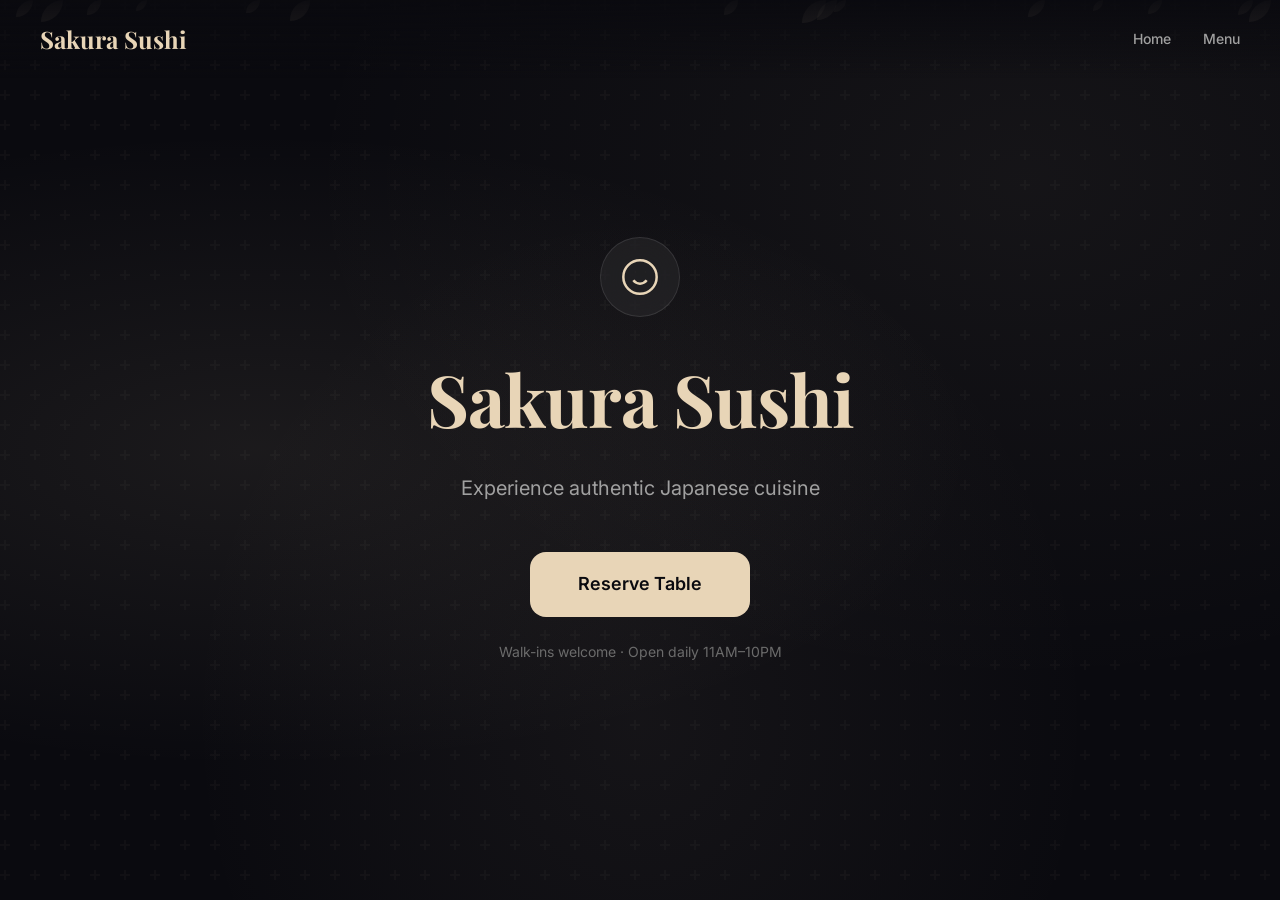
<file: preview/index.html>
<!DOCTYPE html>
<html lang="en">
<head>
    <meta charset="UTF-8">
    <meta name="viewport" content="width=device-width, initial-scale=1.0">
    <title>Sakura Sushi - Table Reservation</title>
    <link rel="preconnect" href="https://fonts.googleapis.com">
    <link rel="preconnect" href="https://fonts.gstatic.com" crossorigin>
    <link href="https://fonts.googleapis.com/css2?family=Inter:wght@400;500;600;700&family=JetBrains+Mono:wght@400;700&family=Playfair+Display:wght@600;700&display=swap" rel="stylesheet">
    <link rel="stylesheet" href="style.css">
</head>
<body>
    <nav class="nav">
        <div class="nav-logo">Sakura Sushi</div>
        <ul class="nav-links">
            <li><a href="index.html">Home</a></li>
            <li><a href="menu.html">Menu</a></li>
        </ul>
    </nav>

    <section class="hero">
        <div class="hero-bg"></div>
        <div class="hero-pattern"></div>
        <div class="petals"></div>
        
        <div class="hero-content">
            <div class="hero-logo">
                <svg width="40" height="40" viewBox="0 0 24 24" fill="none" stroke="#E8D5B7" stroke-width="1.5">
                    <circle cx="12" cy="12" r="10"/>
                    <path d="M8 14s1.5 2 4 2 4-2 4-2"/>
                    <line x1="9" y1="9" x2="9.01" y2="9"/>
                    <line x1="15" y1="9" x2="15.01" y2="9"/>
                </svg>
            </div>
            <h1 class="hero-title">Sakura Sushi</h1>
            <p class="hero-subtitle">Experience authentic Japanese cuisine</p>
            <div class="hero-cta">
                <a href="tables.html" class="btn btn-primary btn-large">Reserve Table</a>
            </div>
            <p class="hero-info">Walk-ins welcome &middot; Open daily 11AM&ndash;10PM</p>
        </div>
    </section>

    <script>
        // Floating petals
        const petalsContainer = document.querySelector('.petals');
        for (let i = 0; i < 15; i++) {
            const petal = document.createElement('div');
            petal.className = 'petal';
            petal.style.left = Math.random() * 100 + '%';
            petal.style.animationDuration = (15 + Math.random() * 20) + 's';
            petal.style.animationDelay = Math.random() * 20 + 's';
            petal.style.width = (10 + Math.random() * 15) + 'px';
            petal.style.height = petal.style.width;
            petalsContainer.appendChild(petal);
        }
    </script>
</body>
</html>
</file>
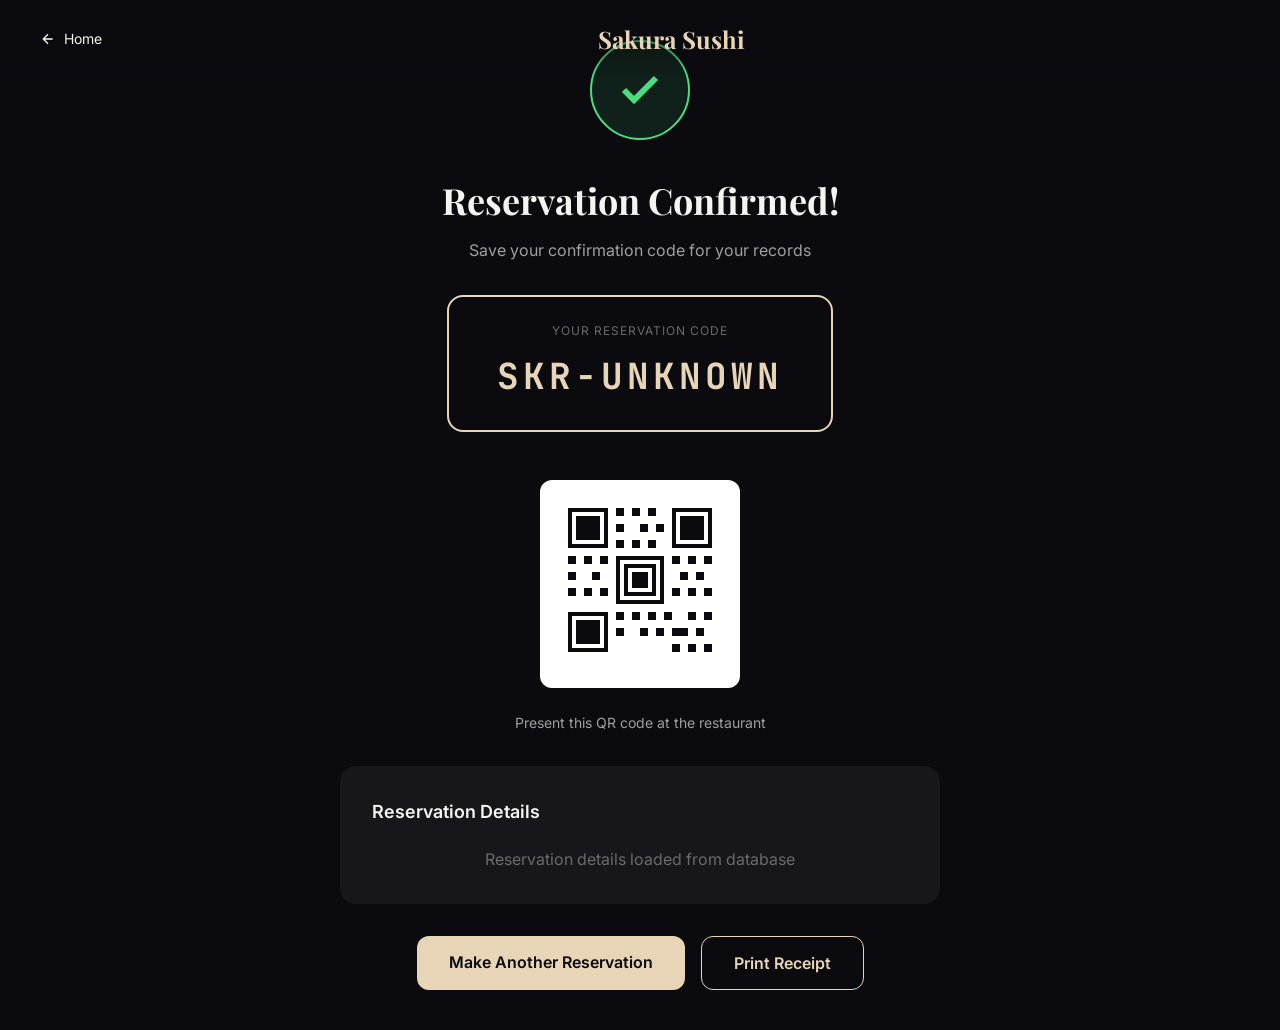
<file: preview/confirmation.html>
<!DOCTYPE html>
<html lang="en">
<head>
    <meta charset="UTF-8">
    <meta name="viewport" content="width=device-width, initial-scale=1.0">
    <title>Reservation Confirmed - Sakura Sushi</title>
    <link rel="preconnect" href="https://fonts.googleapis.com">
    <link rel="preconnect" href="https://fonts.gstatic.com" crossorigin>
    <link href="https://fonts.googleapis.com/css2?family=Inter:wght@400;500;600;700&family=JetBrains+Mono:wght@400;700&family=Playfair+Display:wght@600;700&display=swap" rel="stylesheet">
    <link rel="stylesheet" href="style.css">
</head>
<body class="page-transition">
    <nav class="nav">
        <a href="index.html" class="nav-back" style="text-decoration:none;color:inherit;">
            <svg width="16" height="16" viewBox="0 0 24 24" fill="none" stroke="currentColor" stroke-width="2">
                <path d="M19 12H5M12 19l-7-7 7-7"/>
            </svg>
            Home
        </a>
        <div class="nav-logo">Sakura Sushi</div>
        <div></div>
    </nav>

    <div class="confirmation-container">
        <div class="confirmation-card">
            <div class="success-animation">
                <svg class="success-checkmark" width="48" height="48" viewBox="0 0 24 24" fill="none" stroke="#4ADE80" stroke-width="3">
                    <polyline points="20 6 9 17 4 12"/>
                </svg>
            </div>
            
            <h1 class="confirmation-title">Reservation Confirmed!</h1>
            <p class="confirmation-subtitle">Save your confirmation code for your records</p>
            
            <div class="code-display">
                <div style="font-size: 12px; text-transform: uppercase; letter-spacing: 1px; color: var(--color-text-muted); margin-bottom: 8px;">Your Reservation Code</div>
                <div class="code-text" id="confirmation-code">SKR-XXXXXX</div>
            </div>
            
            <div style="margin-bottom: 32px;">
                <div class="qr-display">
                    <svg width="160" height="160" viewBox="0 0 160 160">
                        <rect width="160" height="160" fill="white"/>
                        <rect x="8" y="8" width="40" height="40" fill="#0A0A0F"/>
                        <rect x="12" y="12" width="32" height="32" fill="white"/>
                        <rect x="16" y="16" width="24" height="24" fill="#0A0A0F"/>
                        <rect x="112" y="8" width="40" height="40" fill="#0A0A0F"/>
                        <rect x="116" y="12" width="32" height="32" fill="white"/>
                        <rect x="120" y="16" width="24" height="24" fill="#0A0A0F"/>
                        <rect x="8" y="112" width="40" height="40" fill="#0A0A0F"/>
                        <rect x="12" y="116" width="32" height="32" fill="white"/>
                        <rect x="16" y="120" width="24" height="24" fill="#0A0A0F"/>
                        <rect x="56" y="8" width="8" height="8" fill="#0A0A0F"/>
                        <rect x="72" y="8" width="8" height="8" fill="#0A0A0F"/>
                        <rect x="88" y="8" width="8" height="8" fill="#0A0A0F"/>
                        <rect x="56" y="24" width="8" height="8" fill="#0A0A0F"/>
                        <rect x="80" y="24" width="8" height="8" fill="#0A0A0F"/>
                        <rect x="96" y="24" width="8" height="8" fill="#0A0A0F"/>
                        <rect x="56" y="40" width="8" height="8" fill="#0A0A0F"/>
                        <rect x="72" y="40" width="8" height="8" fill="#0A0A0F"/>
                        <rect x="88" y="40" width="8" height="8" fill="#0A0A0F"/>
                        <rect x="8" y="56" width="8" height="8" fill="#0A0A0F"/>
                        <rect x="24" y="56" width="8" height="8" fill="#0A0A0F"/>
                        <rect x="40" y="56" width="8" height="8" fill="#0A0A0F"/>
                        <rect x="8" y="72" width="8" height="8" fill="#0A0A0F"/>
                        <rect x="32" y="72" width="8" height="8" fill="#0A0A0F"/>
                        <rect x="8" y="88" width="8" height="8" fill="#0A0A0F"/>
                        <rect x="24" y="88" width="8" height="8" fill="#0A0A0F"/>
                        <rect x="40" y="88" width="8" height="8" fill="#0A0A0F"/>
                        <rect x="56" y="56" width="48" height="48" fill="#0A0A0F"/>
                        <rect x="60" y="60" width="40" height="40" fill="white"/>
                        <rect x="64" y="64" width="32" height="32" fill="#0A0A0F"/>
                        <rect x="68" y="68" width="24" height="24" fill="white"/>
                        <rect x="72" y="72" width="16" height="16" fill="#0A0A0F"/>
                        <rect x="112" y="56" width="8" height="8" fill="#0A0A0F"/>
                        <rect x="128" y="56" width="8" height="8" fill="#0A0A0F"/>
                        <rect x="144" y="56" width="8" height="8" fill="#0A0A0F"/>
                        <rect x="120" y="72" width="8" height="8" fill="#0A0A0F"/>
                        <rect x="136" y="72" width="8" height="8" fill="#0A0A0F"/>
                        <rect x="112" y="88" width="8" height="8" fill="#0A0A0F"/>
                        <rect x="128" y="88" width="8" height="8" fill="#0A0A0F"/>
                        <rect x="144" y="88" width="8" height="8" fill="#0A0A0F"/>
                        <rect x="56" y="112" width="8" height="8" fill="#0A0A0F"/>
                        <rect x="72" y="112" width="8" height="8" fill="#0A0A0F"/>
                        <rect x="88" y="112" width="8" height="8" fill="#0A0A0F"/>
                        <rect x="104" y="112" width="8" height="8" fill="#0A0A0F"/>
                        <rect x="56" y="128" width="8" height="8" fill="#0A0A0F"/>
                        <rect x="80" y="128" width="8" height="8" fill="#0A0A0F"/>
                        <rect x="96" y="128" width="8" height="8" fill="#0A0A0F"/>
                        <rect x="112" y="128" width="8" height="8" fill="#0A0A0F"/>
                        <rect x="128" y="112" width="8" height="8" fill="#0A0A0F"/>
                        <rect x="144" y="112" width="8" height="8" fill="#0A0A0F"/>
                        <rect x="120" y="128" width="8" height="8" fill="#0A0A0F"/>
                        <rect x="136" y="128" width="8" height="8" fill="#0A0A0F"/>
                        <rect x="112" y="144" width="8" height="8" fill="#0A0A0F"/>
                        <rect x="128" y="144" width="8" height="8" fill="#0A0A0F"/>
                        <rect x="144" y="144" width="8" height="8" fill="#0A0A0F"/>
                    </svg>
                </div>
                <p style="color: var(--color-text-secondary); font-size: 14px; margin-top: 8px;">Present this QR code at the restaurant</p>
            </div>
            
            <div class="reservation-summary" id="reservation-summary"></div>
            
            <div class="confirmation-actions">
                <a href="index.html" class="btn btn-primary">Make Another Reservation</a>
                <button class="btn btn-secondary" onclick="window.print()">Print Receipt</button>
            </div>
        </div>
    </div>

    <script>
        // Get reservation data
        const params = new URLSearchParams(window.location.search);
        const code = params.get('code') || 'SKR-UNKNOWN';
        document.getElementById('confirmation-code').textContent = code;

        const resData = JSON.parse(localStorage.getItem('reservation_data') || '{}');
        const cartData = JSON.parse(localStorage.getItem('sakura_cart') || '[]');

        const summaryEl = document.getElementById('reservation-summary');
        
        let html = '<h3 class="summary-title">Reservation Details</h3>';
        
        if (resData.name) {
            html += `<div class="summary-detail"><span class="summary-detail-label">Name</span><span class="summary-detail-value">${resData.name}</span></div>`;
            html += `<div class="summary-detail"><span class="summary-detail-label">Phone</span><span class="summary-detail-value">${resData.phone}</span></div>`;
            html += `<div class="summary-detail"><span class="summary-detail-label">Guests</span><span class="summary-detail-value">${resData.people_count} people</span></div>`;
            html += `<div class="summary-detail"><span class="summary-detail-label">Date</span><span class="summary-detail-value">${new Date(resData.reservation_date).toLocaleDateString('en-US', {weekday:'long', year:'numeric', month:'long', day:'numeric'})}</span></div>`;
            html += `<div class="summary-detail"><span class="summary-detail-label">Time</span><span class="summary-detail-value">${resData.reservation_time}</span></div>`;
            if (resData.special_requests) {
                html += `<div class="summary-detail"><span class="summary-detail-label">Special Requests</span><span class="summary-detail-value">${resData.special_requests}</span></div>`;
            }
        } else {
            html += '<p style="color: var(--color-text-muted); text-align: center;">Reservation details loaded from database</p>';
        }

        if (cartData.length > 0) {
            html += '<div style="margin-top: 20px; padding-top: 20px; border-top: 2px solid var(--color-glass-border);"><h4 style="margin-bottom: 16px;">Pre-Ordered Items</h4>';
            let foodTotal = 0;
            cartData.forEach(item => {
                const subtotal = item.price * item.quantity;
                foodTotal += subtotal;
                html += `<div class="summary-detail"><span class="summary-detail-label">${item.name} x${item.quantity}</span><span class="summary-detail-value">$${subtotal.toFixed(2)}</span></div>`;
            });
            html += '</div>';
            
            const tablePrice = parseFloat(localStorage.getItem('selected_table_price')) || 0;
            const tax = foodTotal * 0.08;
            const total = tablePrice + foodTotal + tax;
            
            html += `<div style="margin-top: 20px; padding-top: 20px; border-top: 2px solid var(--color-glass-border);">`;
            html += `<div class="summary-detail"><span class="summary-detail-label">Table Reservation</span><span class="summary-detail-value">$${tablePrice.toFixed(2)}</span></div>`;
            html += `<div class="summary-detail"><span class="summary-detail-label">Food Subtotal</span><span class="summary-detail-value">$${foodTotal.toFixed(2)}</span></div>`;
            html += `<div class="summary-detail"><span class="summary-detail-label">Tax (8%)</span><span class="summary-detail-value">$${tax.toFixed(2)}</span></div>`;
            html += `<div class="summary-detail" style="font-size: 18px; font-weight: 700; color: var(--color-accent); margin-top: 12px; padding-top: 12px; border-top: 1px solid var(--color-glass-border);"><span>Total Paid</span><span>$${total.toFixed(2)}</span></div>`;
            html += `</div>`;
        }

        summaryEl.innerHTML = html;

        // Clear cart
        localStorage.removeItem('sakura_cart');
        localStorage.removeItem('sakura_cart_total');
        localStorage.removeItem('reservation_data');
    </script>
</body>
</html>
</file>
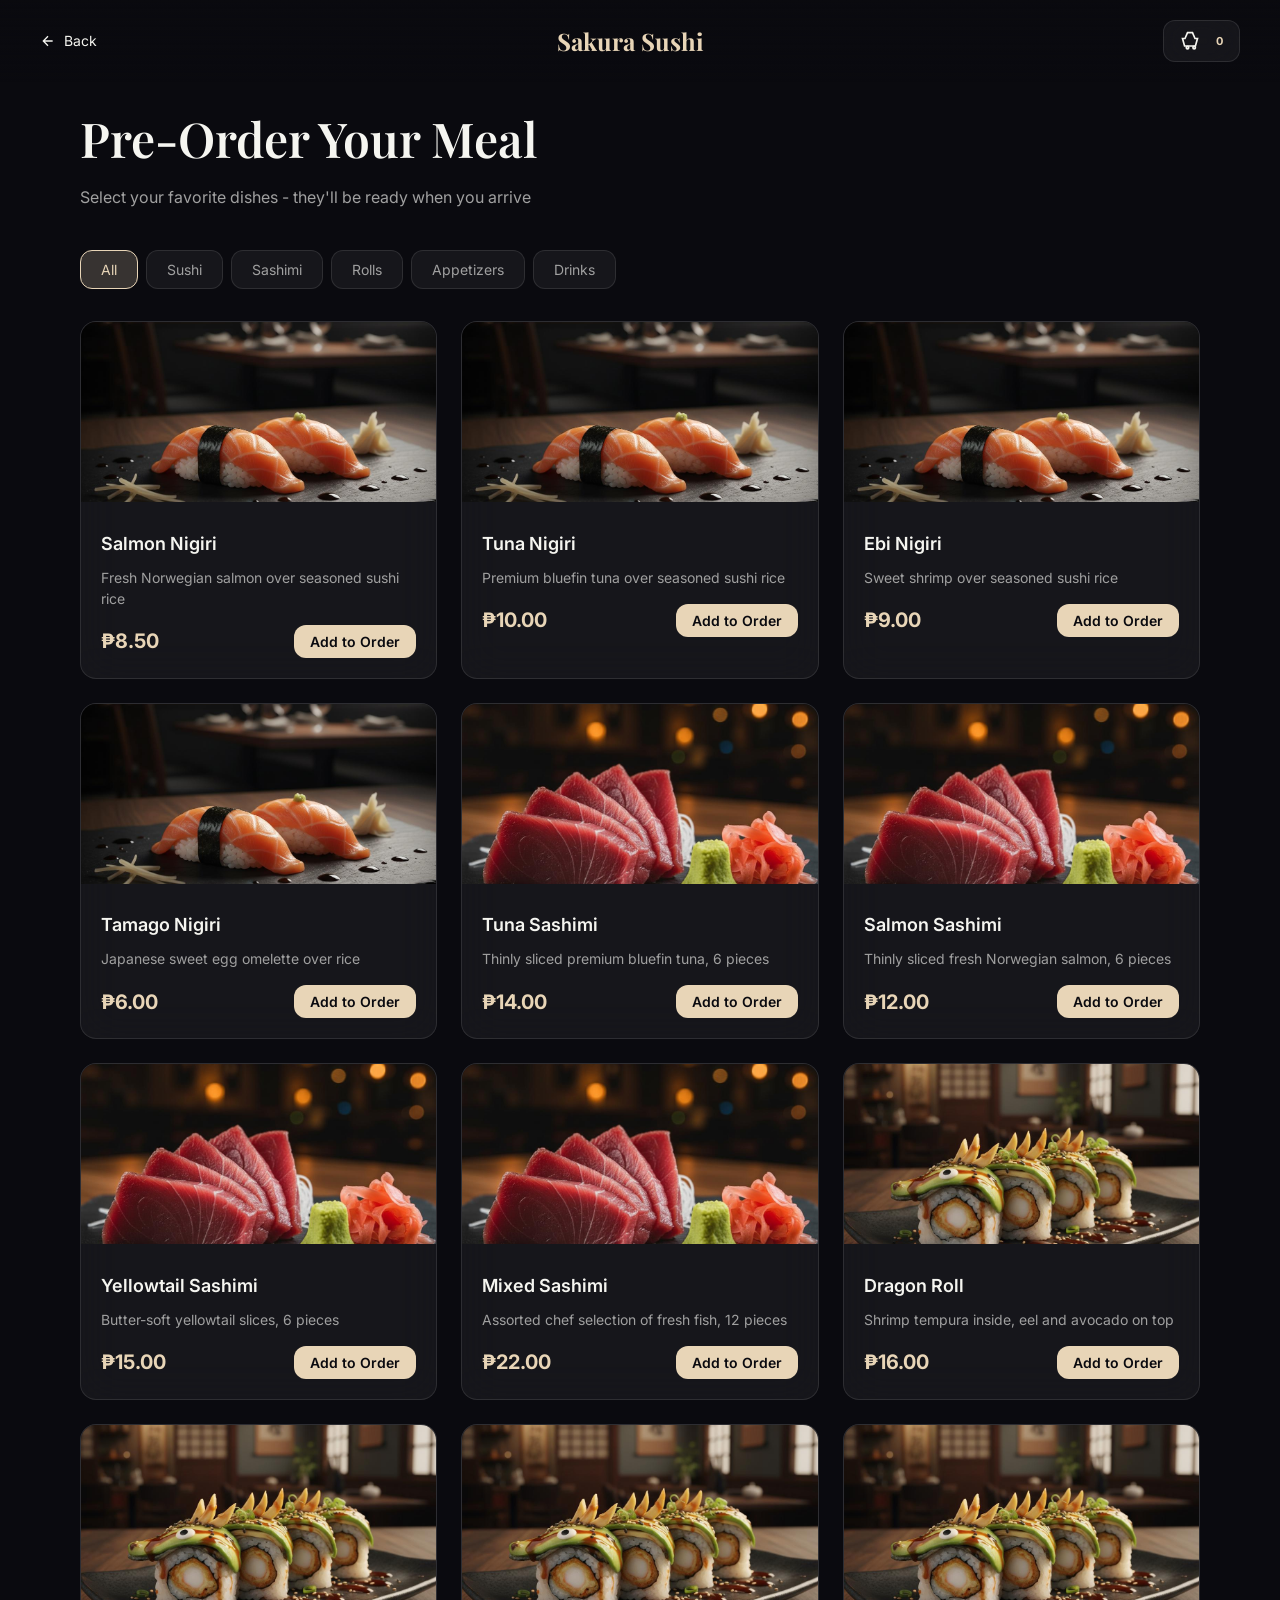
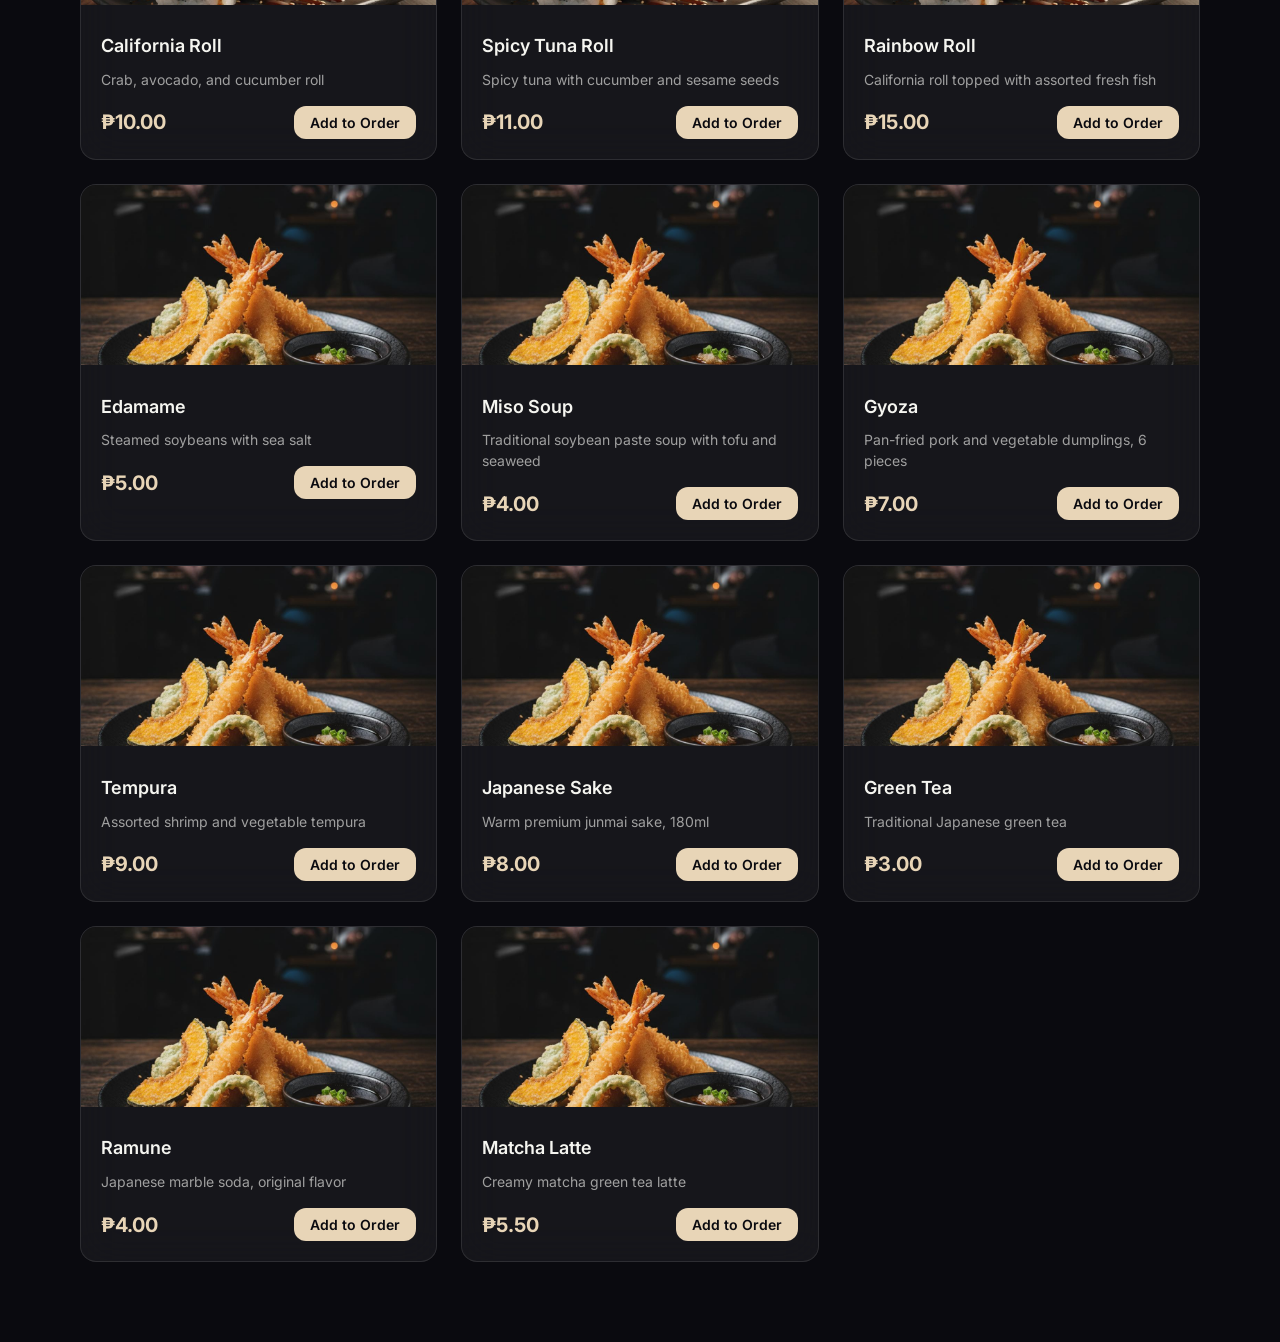
<file: preview/menu.html>
<!DOCTYPE html>
<html lang="en">
<head>
    <meta charset="UTF-8">
    <meta name="viewport" content="width=device-width, initial-scale=1.0">
    <title>Pre-Order Menu - Sakura Sushi</title>
    <link rel="preconnect" href="https://fonts.googleapis.com">
    <link rel="preconnect" href="https://fonts.gstatic.com" crossorigin>
    <link href="https://fonts.googleapis.com/css2?family=Inter:wght@400;500;600;700&family=JetBrains+Mono:wght@400;700&family=Playfair+Display:wght@600;700&display=swap" rel="stylesheet">
    <link rel="stylesheet" href="style.css">
</head>
<body class="page-transition">
    <nav class="nav">
        <a href="tables.html" class="nav-back" style="text-decoration:none;color:inherit;">
            <svg width="16" height="16" viewBox="0 0 24 24" fill="none" stroke="currentColor" stroke-width="2">
                <path d="M19 12H5M12 19l-7-7 7-7"/>
            </svg>
            Back
        </a>
        <div class="nav-logo">Sakura Sushi</div>
        <button class="cart-toggle btn btn-glass" style="padding: 10px 16px;" id="cart-toggle">
            <svg width="20" height="20" viewBox="0 0 24 24" fill="none" stroke="currentColor" stroke-width="2">
                <path d="M9 2L6 9H3l2.5 9h13L21 9h-3l-3-7H9z"/>
                <circle cx="9" cy="20" r="1.5"/>
                <circle cx="17" cy="20" r="1.5"/>
            </svg>
            <span class="cart-count" id="cart-count" style="position: static; margin-left: 8px; width: auto; height: auto; background: none; color: var(--color-accent);">0</span>
        </button>
    </nav>

    <header class="page-header">
        <h1 class="page-title">Pre-Order Your Meal</h1>
        <p class="page-subtitle">Select your favorite dishes - they'll be ready when you arrive</p>
    </header>

    <div class="table-grid-container">
        <div class="category-tabs">
            <button class="tab-btn active" data-category="all">All</button>
            <button class="tab-btn" data-category="sushi">Sushi</button>
            <button class="tab-btn" data-category="sashimi">Sashimi</button>
            <button class="tab-btn" data-category="rolls">Rolls</button>
            <button class="tab-btn" data-category="appetizers">Appetizers</button>
            <button class="tab-btn" data-category="drinks">Drinks</button>
        </div>

        <div class="menu-grid" id="menu-grid"></div>
    </div>

    <div class="slide-overlay" id="cart-overlay"></div>
    <div class="slide-panel" id="cart-panel">
        <button class="slide-close" id="cart-close">&times;</button>
        <h2 class="panel-title">Your Pre-Order</h2>
        
        <div class="cart-items" id="cart-items" style="min-height: 200px;">
            <p style="text-align: center; color: var(--color-text-muted); padding: 40px 0;">
                Your cart is empty<br><small>Add items from the menu</small>
            </p>
        </div>
        
        <div class="cart-summary">
            <div class="summary-row">
                <span>Subtotal</span>
                <span class="cart-subtotal" id="cart-subtotal">₱0.00</span>
            </div>
            <div class="summary-row">
                <span>Tax (8%)</span>
                <span class="cart-tax" id="cart-tax">₱0.00</span>
            </div>
            <div class="summary-row total">
                <span>Total</span>
                <span class="cart-total" id="cart-total">₱0.00</span>
            </div>
        </div>
        
        <div class="panel-buttons">
            <a href="reservation.html" class="btn btn-primary btn-full">Proceed to Reservation</a>
            <button class="btn btn-glass btn-full" id="clear-cart">Clear Cart</button>
        </div>
    </div>

    <script>
        // Menu items data
        const menuItems = [
            { id: 1, name: 'Salmon Nigiri', description: 'Fresh Norwegian salmon over seasoned sushi rice', price: 8.50, category: 'sushi', image: 'images/sushi/salmon-nigiri.jpg' },
            { id: 2, name: 'Tuna Nigiri', description: 'Premium bluefin tuna over seasoned sushi rice', price: 10.00, category: 'sushi', image: 'images/sushi/salmon-nigiri.jpg' },
            { id: 3, name: 'Ebi Nigiri', description: 'Sweet shrimp over seasoned sushi rice', price: 9.00, category: 'sushi', image: 'images/sushi/salmon-nigiri.jpg' },
            { id: 4, name: 'Tamago Nigiri', description: 'Japanese sweet egg omelette over rice', price: 6.00, category: 'sushi', image: 'images/sushi/salmon-nigiri.jpg' },
            { id: 5, name: 'Tuna Sashimi', description: 'Thinly sliced premium bluefin tuna, 6 pieces', price: 14.00, category: 'sashimi', image: 'images/sushi/tuna-sashimi.jpg' },
            { id: 6, name: 'Salmon Sashimi', description: 'Thinly sliced fresh Norwegian salmon, 6 pieces', price: 12.00, category: 'sashimi', image: 'images/sushi/tuna-sashimi.jpg' },
            { id: 7, name: 'Yellowtail Sashimi', description: 'Butter-soft yellowtail slices, 6 pieces', price: 15.00, category: 'sashimi', image: 'images/sushi/tuna-sashimi.jpg' },
            { id: 8, name: 'Mixed Sashimi', description: 'Assorted chef selection of fresh fish, 12 pieces', price: 22.00, category: 'sashimi', image: 'images/sushi/tuna-sashimi.jpg' },
            { id: 9, name: 'Dragon Roll', description: 'Shrimp tempura inside, eel and avocado on top', price: 16.00, category: 'rolls', image: 'images/sushi/dragon-roll.jpg' },
            { id: 10, name: 'California Roll', description: 'Crab, avocado, and cucumber roll', price: 10.00, category: 'rolls', image: 'images/sushi/dragon-roll.jpg' },
            { id: 11, name: 'Spicy Tuna Roll', description: 'Spicy tuna with cucumber and sesame seeds', price: 11.00, category: 'rolls', image: 'images/sushi/dragon-roll.jpg' },
            { id: 12, name: 'Rainbow Roll', description: 'California roll topped with assorted fresh fish', price: 15.00, category: 'rolls', image: 'images/sushi/dragon-roll.jpg' },
            { id: 13, name: 'Edamame', description: 'Steamed soybeans with sea salt', price: 5.00, category: 'appetizers', image: 'images/sushi/tempura.jpg' },
            { id: 14, name: 'Miso Soup', description: 'Traditional soybean paste soup with tofu and seaweed', price: 4.00, category: 'appetizers', image: 'images/sushi/tempura.jpg' },
            { id: 15, name: 'Gyoza', description: 'Pan-fried pork and vegetable dumplings, 6 pieces', price: 7.00, category: 'appetizers', image: 'images/sushi/tempura.jpg' },
            { id: 16, name: 'Tempura', description: 'Assorted shrimp and vegetable tempura', price: 9.00, category: 'appetizers', image: 'images/sushi/tempura.jpg' },
            { id: 17, name: 'Japanese Sake', description: 'Warm premium junmai sake, 180ml', price: 8.00, category: 'drinks', image: 'images/sushi/tempura.jpg' },
            { id: 18, name: 'Green Tea', description: 'Traditional Japanese green tea', price: 3.00, category: 'drinks', image: 'images/sushi/tempura.jpg' },
            { id: 19, name: 'Ramune', description: 'Japanese marble soda, original flavor', price: 4.00, category: 'drinks', image: 'images/sushi/tempura.jpg' },
            { id: 20, name: 'Matcha Latte', description: 'Creamy matcha green tea latte', price: 5.50, category: 'drinks', image: 'images/sushi/tempura.jpg' },
        ];

        // Linked List Node
        class CartNode {
            constructor(data) {
                this.data = data;
                this.next = null;
            }
        }

        // Linked List for Cart
        class CartLinkedList {
            constructor() {
                this.head = null;
                this.size = 0;
                this._total = 0;
            }

            append(item) {
                const newNode = new CartNode(item);
                if (!this.head) {
                    this.head = newNode;
                } else {
                    let current = this.head;
                    while (current.next) current = current.next;
                    current.next = newNode;
                }
                this.size++;
                this._updateTotal();
                this.save();
            }

            remove(itemId) {
                if (!this.head) return false;
                if (this.head.data.id === itemId) {
                    this.head = this.head.next;
                    this.size--;
                    this._updateTotal();
                    this.save();
                    return true;
                }
                let current = this.head;
                while (current.next && current.next.data.id !== itemId) {
                    current = current.next;
                }
                if (current.next) {
                    current.next = current.next.next;
                    this.size--;
                    this._updateTotal();
                    this.save();
                    return true;
                }
                return false;
            }

            find(itemId) {
                let current = this.head;
                while (current) {
                    if (current.data.id === itemId) return current.data;
                    current = current.next;
                }
                return null;
            }

            updateQuantity(itemId, quantity) {
                let current = this.head;
                while (current) {
                    if (current.data.id === itemId) {
                        current.data.quantity = quantity;
                        current.data.subtotal = current.data.price * quantity;
                        this._updateTotal();
                        this.save();
                        return true;
                    }
                    current = current.next;
                }
                return false;
            }

            toArray() {
                const items = [];
                let current = this.head;
                while (current) {
                    items.push(current.data);
                    current = current.next;
                }
                return items;
            }

            getTotal() {
                return this._total;
            }

            _updateTotal() {
                this._total = 0;
                let current = this.head;
                while (current) {
                    this._total += current.data.subtotal || 0;
                    current = current.next;
                }
            }

            save() {
                localStorage.setItem('sakura_cart', JSON.stringify(this.toArray()));
            }

            load() {
                const stored = localStorage.getItem('sakura_cart');
                if (stored) {
                    const items = JSON.parse(stored);
                    items.forEach(item => {
                        this.head = null; // reset
                        this.size = 0;
                        items.forEach(i => this.append(i));
                    });
                }
            }
        }

        const cart = new CartLinkedList();
        // Load from storage
        const stored = localStorage.getItem('sakura_cart');
        if (stored) {
            JSON.parse(stored).forEach(item => cart.append(item));
        }

        // Render menu
        const menuGrid = document.getElementById('menu-grid');
        menuItems.forEach(item => {
            const div = document.createElement('div');
            div.className = 'menu-item';
            div.dataset.category = item.category;
            div.innerHTML = `
                <img src="${item.image}" alt="${item.name}" class="menu-item-image" onerror="this.style.display='none'; this.parentElement.querySelector('.menu-fallback').style.display='flex';">
                <div class="menu-item-image menu-fallback" style="display: none; background: linear-gradient(135deg, #1a1a24 0%, #14141B 100%); align-items: center; justify-content: center; font-size: 60px; opacity: 0.3;">
                    ${({sushi:'\u{1F363}', sashimi:'\u{1F41F}', rolls:'\u{1F359}', appetizers:'\u{1F95F}', drinks:'\u{1F376}'}[item.category] || '\u{1F37D}')}
                </div>
                <div class="menu-item-content">
                    <h3 class="menu-item-name">${item.name}</h3>
                    <p class="menu-item-desc">${item.description}</p>
                    <div class="menu-item-footer">
                        <span class="menu-item-price">₱${item.price.toFixed(2)}</span>
                        <button class="btn btn-primary btn-add-to-cart" data-id="${item.id}" style="padding: 8px 16px; font-size: 14px;">Add to Order</button>
                    </div>
                </div>
            `;
            menuGrid.appendChild(div);
        });

        // Category tabs
        document.querySelectorAll('.tab-btn').forEach(btn => {
            btn.addEventListener('click', () => {
                const category = btn.dataset.category;
                document.querySelectorAll('.tab-btn').forEach(b => b.classList.remove('active'));
                btn.classList.add('active');
                document.querySelectorAll('.menu-item').forEach(item => {
                    item.style.display = (category === 'all' || item.dataset.category === category) ? '' : 'none';
                });
            });
        });

        // Add to cart
        document.querySelectorAll('.btn-add-to-cart').forEach(btn => {
            btn.addEventListener('click', () => {
                const item = menuItems.find(i => i.id === parseInt(btn.dataset.id));
                const existing = cart.find(item.id);
                if (existing) {
                    cart.updateQuantity(item.id, existing.quantity + 1);
                } else {
                    cart.append({...item, quantity: 1, subtotal: item.price});
                }
                updateCartUI();
            });
        });

        // Update cart UI mabuang ko diri shibal HASHA
        function updateCartUI() {
            const items = cart.toArray();
            const totalItems = items.reduce((sum, item) => sum + item.quantity, 0);
            document.getElementById('cart-count').textContent = totalItems;

            const cartItemsEl = document.getElementById('cart-items');
            if (items.length === 0) {
                cartItemsEl.innerHTML = '<p style="text-align: center; color: var(--color-text-muted); padding: 40px 0;">Your cart is empty<br><small>Add items from the menu</small></p>';
            } else {
                cartItemsEl.innerHTML = '';
                items.forEach(item => {
                    const div = document.createElement('div');
                    div.className = 'cart-item';
                    div.innerHTML = `
                        <img src="${item.image}" alt="${item.name}" class="cart-item-image" onerror="this.style.display='none'">
                        <div class="cart-item-info">
                            <div class="cart-item-name">${item.name}</div>
                            <div class="cart-item-price">₱${item.price.toFixed(2)}</div>
                        </div>
                        <div class="cart-item-qty">x${item.quantity}</div>
                        <button class="qty-btn btn-remove-item" data-id="${item.id}">&times;</button>
                    `;
                    cartItemsEl.appendChild(div);
                });

                document.querySelectorAll('.btn-remove-item').forEach(btn => {
                    btn.addEventListener('click', () => {
                        cart.remove(parseInt(btn.dataset.id));
                        updateCartUI();
                    });
                });
            }

            const subtotal = cart.getTotal();
            const tax = subtotal * 0.08;
            const total = subtotal + tax;
            
            document.getElementById('cart-subtotal').textContent = '₱' + subtotal.toFixed(2);
            document.getElementById('cart-tax').textContent = '₱' + tax.toFixed(2);
            document.getElementById('cart-total').textContent = '₱' + total.toFixed(2);
            localStorage.setItem('sakura_cart_total', total.toFixed(2));
        }

        // Cart panel fixed the bugss
        document.getElementById('cart-toggle').addEventListener('click', () => {
            document.getElementById('cart-overlay').classList.add('active');
            document.getElementById('cart-panel').classList.add('active');
        });
        document.getElementById('cart-close').addEventListener('click', closeCart);
        document.getElementById('cart-overlay').addEventListener('click', closeCart);

        function closeCart() {
            document.getElementById('cart-overlay').classList.remove('active');
            document.getElementById('cart-panel').classList.remove('active');
        }

        document.getElementById('clear-cart').addEventListener('click', () => {
            if (confirm('Clear all items from your cart?')) {
                localStorage.removeItem('sakura_cart');
                localStorage.removeItem('sakura_cart_total');
                cart.head = null; cart.size = 0; cart._total = 0;
                updateCartUI();
            }
        });

        updateCartUI();
    </script>
</body>
</html>
</file>
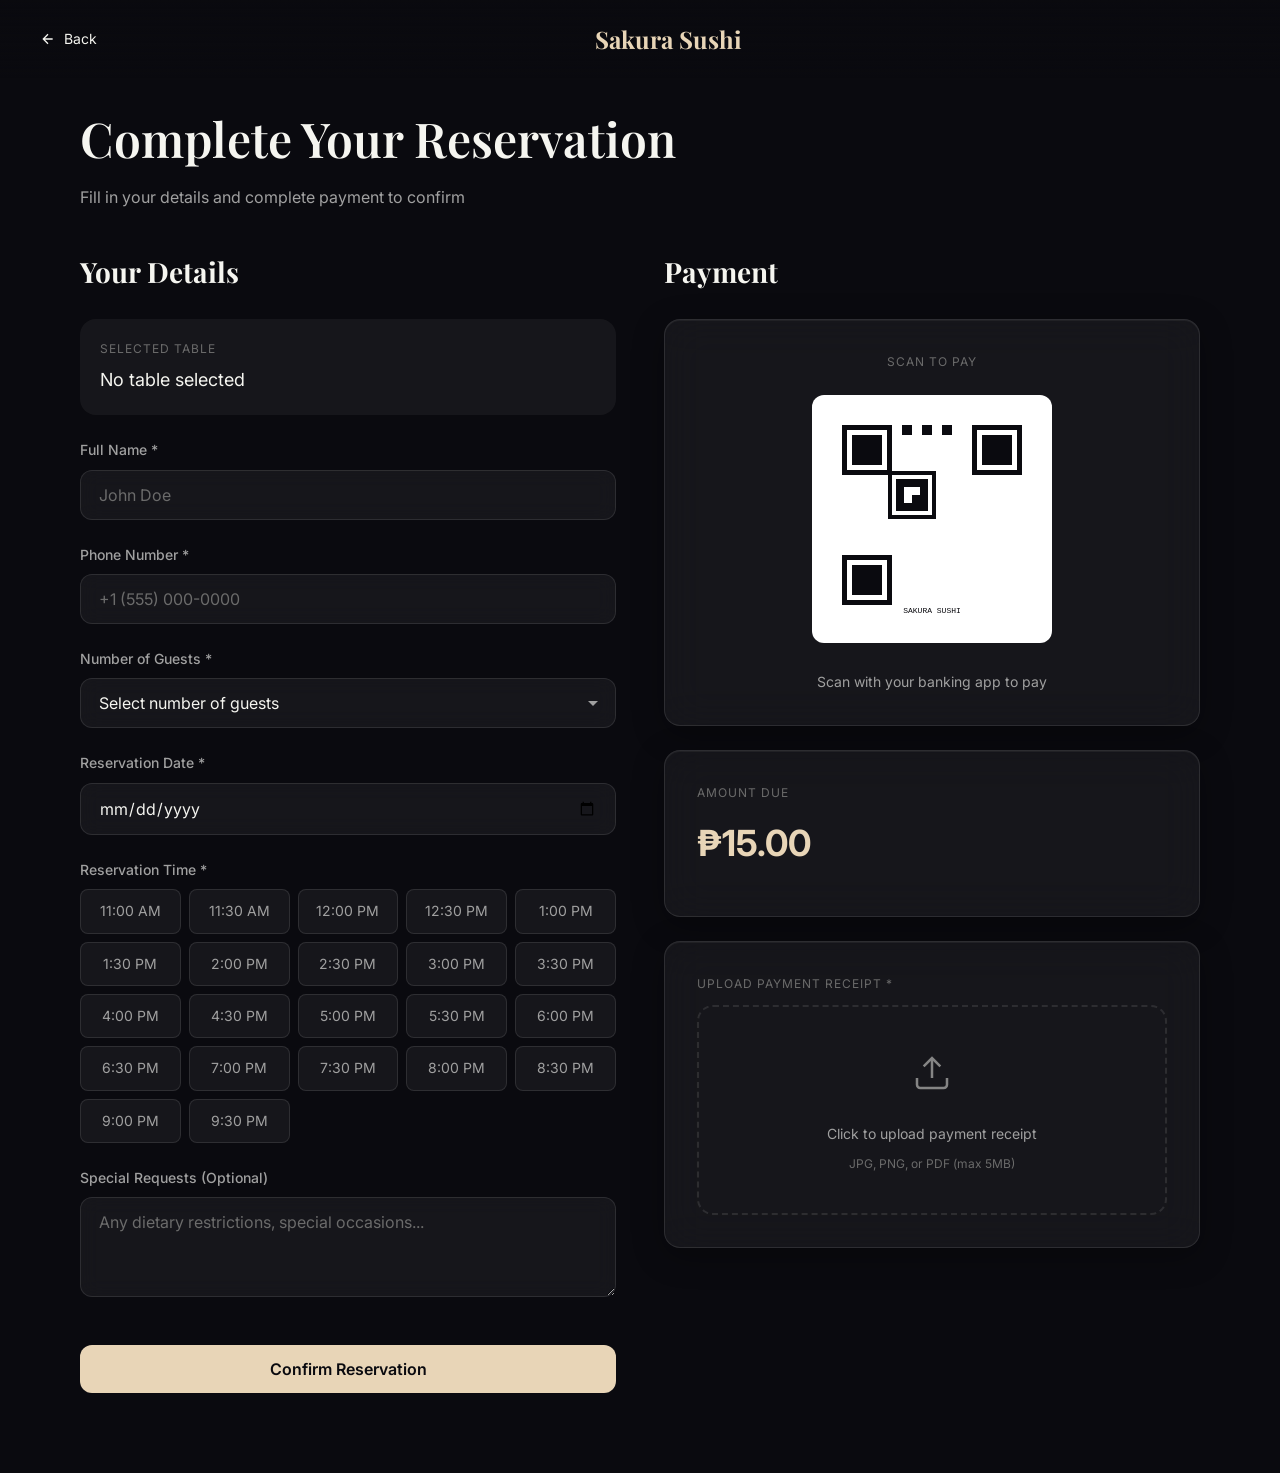
<file: preview/reservation.html>
<!DOCTYPE html>
<html lang="en">
<head>
    <meta charset="UTF-8">
    <meta name="viewport" content="width=device-width, initial-scale=1.0">
    <title>Complete Reservation - Sakura Sushi</title>
    <link rel="preconnect" href="https://fonts.googleapis.com">
    <link rel="preconnect" href="https://fonts.gstatic.com" crossorigin>
    <link href="https://fonts.googleapis.com/css2?family=Inter:wght@400;500;600;700&family=JetBrains+Mono:wght@400;700&family=Playfair+Display:wght@600;700&display=swap" rel="stylesheet">
    <link rel="stylesheet" href="style.css">
</head>
<body class="page-transition">
    <nav class="nav">
        <a href="tables.html" class="nav-back" style="text-decoration:none;color:inherit;">
            <svg width="16" height="16" viewBox="0 0 24 24" fill="none" stroke="currentColor" stroke-width="2">
                <path d="M19 12H5M12 19l-7-7 7-7"/>
            </svg>
            Back
        </a>
        <div class="nav-logo">Sakura Sushi</div>
        <div></div>
    </nav>

    <header class="page-header">
        <h1 class="page-title">Complete Your Reservation</h1>
        <p class="page-subtitle">Fill in your details and complete payment to confirm</p>
    </header>

    <div class="two-column">
        <div class="column-left">
            <h2 class="section-title">Your Details</h2>
            
            <div class="info-card" id="table-info">
                <div class="info-card-label">Selected Table</div>
                <div class="info-card-value" id="table-display">No table selected</div>
            </div>
            
            <form id="reservation-form">
                <input type="hidden" id="table_id" name="table_id">
                
                <div class="form-group">
                    <label class="form-label" for="name">Full Name *</label>
                    <input type="text" id="name" name="name" class="form-input" placeholder="John Doe" required>
                </div>
                
                <div class="form-group">
                    <label class="form-label" for="phone">Phone Number *</label>
                    <input type="tel" id="phone" name="phone" class="form-input" placeholder="+1 (555) 000-0000" required>
                </div>
                
                <div class="form-group">
                    <label class="form-label" for="people_count">Number of Guests *</label>
                    <select id="people_count" name="people_count" class="form-select" required>
                        <option value="">Select number of guests</option>
                        <option value="1">1 person</option>
                        <option value="2">2 people</option>
                        <option value="3">3 people</option>
                        <option value="4">4 people</option>
                        <option value="5">5 people</option>
                        <option value="6">6 people</option>
                        <option value="7">7 people</option>
                        <option value="8">8 people</option>
                        <option value="9">9 people</option>
                        <option value="10">10 people</option>
                    </select>
                </div>
                
                <div class="form-group">
                    <label class="form-label" for="reservation_date">Reservation Date *</label>
                    <input type="date" id="reservation_date" name="reservation_date" class="form-input" required>
                </div>
                
                <div class="form-group">
                    <label class="form-label">Reservation Time *</label>
                    <input type="hidden" name="reservation_time" id="reservation_time">
                    <div class="time-slots" id="time-slots"></div>
                </div>
                
                <div class="form-group">
                    <label class="form-label" for="special_requests">Special Requests (Optional)</label>
                    <textarea id="special_requests" name="special_requests" class="form-textarea" placeholder="Any dietary restrictions, special occasions..."></textarea>
                </div>
                
                <div id="cart-summary" style="display: none;">
                    <h3 style="font-size: 18px; margin-bottom: 16px;">Pre-Order Summary</h3>
                    <div id="cart-items-list"></div>
                </div>
                
                <button type="submit" class="btn btn-primary btn-full" style="margin-top: 16px;">
                    Confirm Reservation
                </button>
            </form>
        </div>
        
        <div class="column-right">
            <h2 class="section-title">Payment</h2>
            
            <div class="glass-card" style="text-align: center;">
                <div class="panel-label">Scan to Pay</div>
                <div class="qr-display">
                    <svg width="200" height="200" viewBox="0 0 200 200">
                        <rect width="200" height="200" fill="white"/>
                        <rect x="10" y="10" width="50" height="50" fill="#0A0A0F"/>
                        <rect x="15" y="15" width="40" height="40" fill="white"/>
                        <rect x="20" y="20" width="30" height="30" fill="#0A0A0F"/>
                        <rect x="140" y="10" width="50" height="50" fill="#0A0A0F"/>
                        <rect x="145" y="15" width="40" height="40" fill="white"/>
                        <rect x="150" y="20" width="30" height="30" fill="#0A0A0F"/>
                        <rect x="10" y="140" width="50" height="50" fill="#0A0A0F"/>
                        <rect x="15" y="145" width="40" height="40" fill="white"/>
                        <rect x="20" y="150" width="30" height="30" fill="#0A0A0F"/>
                        <rect x="70" y="10" width="10" height="10" fill="#0A0A0F"/>
                        <rect x="90" y="10" width="10" height="10" fill="#0A0A0F"/>
                        <rect x="110" y="10" width="10" height="10" fill="#0A0A0F"/>
                        <rect x="56" y="56" width="48" height="48" fill="#0A0A0F"/>
                        <rect x="60" y="60" width="40" height="40" fill="white"/>
                        <rect x="64" y="64" width="32" height="32" fill="#0A0A0F"/>
                        <rect x="72" y="72" width="16" height="16" fill="white"/>
                        <rect x="80" y="80" width="8" height="8" fill="#0A0A0F"/>
                        <text x="100" y="198" text-anchor="middle" font-size="8" fill="#0A0A0F" font-family="monospace">SAKURA SUSHI</text>
                    </svg>
                </div>
                <p style="color: var(--color-text-secondary); font-size: 14px; margin-top: 12px;">Scan with your banking app to pay</p>
            </div>
            
            <div class="glass-card" style="margin-top: 24px;">
                <div class="panel-label">Amount Due</div>
                <div style="font-size: 36px; font-weight: 700; color: var(--color-accent); margin: 12px 0;" id="amount-due">
                    ₱15.00
                </div>
                <div id="preorder-total" style="display: none;">
                    <div style="display: flex; justify-content: space-between; padding: 8px 0; border-top: 1px solid var(--color-glass-border);">
                        <span style="color: var(--color-text-secondary); font-size: 14px;">Table Reservation</span>
                        <span style="font-weight: 600;" id="table-fee">₱15.00</span>
                    </div>
                    <div style="display: flex; justify-content: space-between; padding: 8px 0;">
                        <span style="color: var(--color-text-secondary); font-size: 14px;">Pre-order Food</span>
                        <span id="food-total-display" style="font-weight: 600;">₱0.00</span>
                    </div>
                    <div style="display: flex; justify-content: space-between; padding: 12px 0; border-top: 2px solid var(--color-glass-border); font-size: 20px; font-weight: 700; color: var(--color-accent);">
                        <span>Total</span>
                        <span id="grand-total">₱15.00</span>
                    </div>
                </div>
            </div>
            
            <div class="glass-card" style="margin-top: 24px;">
                <div class="panel-label">Upload Payment Receipt *</div>
                <div class="upload-area" style="margin-top: 12px;">
                    <input type="file" id="payment_receipt" accept="image/*,.pdf" required>
                    <div class="upload-icon">
                        <svg width="40" height="40" viewBox="0 0 24 24" fill="none" stroke="currentColor" stroke-width="1.5">
                            <path d="M21 15v4a2 2 0 0 1-2 2H5a2 2 0 0 1-2-2v-4"/>
                            <polyline points="17 8 12 3 7 8"/>
                            <line x1="12" y1="3" x2="12" y2="15"/>
                        </svg>
                    </div>
                    <div class="upload-text">Click to upload payment receipt</div>
                    <div style="font-size: 12px; color: var(--color-text-muted); margin-top: 8px;">JPG, PNG, or PDF (max 5MB)</div>
                </div>
            </div>
        </div>
    </div>

    <script>
        // Set min date to today finaly fixed it 
        const today = new Date().toISOString().split('T')[0];
        document.getElementById('reservation_date').min = today;
        document.getElementById('reservation_date').max = new Date(Date.now() + 30*86400000).toISOString().split('T')[0];

        // Get selected table info
        const tableId = localStorage.getItem('selected_table_id');
        const tablePrice = parseFloat(localStorage.getItem('selected_table_price')) || 0;
        
        if (tableId) {
            document.getElementById('table_id').value = tableId;
            document.getElementById('table-display').textContent = `Table (ID: ${tableId}) - ₱${tablePrice.toFixed(2)}`;
        }

        // Generate time slots
        const timeSlotsContainer = document.getElementById('time-slots');
        for (let hour = 11; hour <= 21; hour++) {
            ['00', '30'].forEach(min => {
                const time = `${hour.toString().padStart(2,'0')}:${min}`;
                const slot = document.createElement('div');
                slot.className = 'time-slot';
                slot.dataset.time = time;
                const displayTime = new Date(`2000-01-01T${time}`).toLocaleTimeString('en-US', {hour: 'numeric', minute: '2-digit'});
                slot.textContent = displayTime;
                slot.addEventListener('click', () => {
                    document.querySelectorAll('.time-slot').forEach(s => s.classList.remove('selected'));
                    slot.classList.add('selected');
                    document.getElementById('reservation_time').value = time;
                });
                timeSlotsContainer.appendChild(slot);
            });
        }

        // Check for cart data
        const cartData = localStorage.getItem('sakura_cart');
        const cartTotal = localStorage.getItem('sakura_cart_total');
        
        if (cartData) {
            const items = JSON.parse(cartData);
            if (items.length > 0) {
                document.getElementById('cart-summary').style.display = 'block';
                document.getElementById('preorder-total').style.display = 'block';
                
                const listContainer = document.getElementById('cart-items-list');
                let html = '';
                items.forEach(item => {
                    html += `<div style="display:flex;justify-content:space-between;padding:8px 0;border-bottom:1px solid var(--color-glass-border);">
                        <span>${item.name} x${item.quantity}</span>
                        <span>₱${(item.price * item.quantity).toFixed(2)}</span>
                    </div>`;
                });
                listContainer.innerHTML = html;
                
                const foodTotal = parseFloat(cartTotal) || 0;
                const grandTotal = tablePrice + foodTotal;
                
                document.getElementById('table-fee').textContent = '₱' + tablePrice.toFixed(2);
                document.getElementById('food-total-display').textContent = '₱' + foodTotal.toFixed(2);
                document.getElementById('grand-total').textContent = '₱' + grandTotal.toFixed(2);
                document.getElementById('amount-due').textContent = '₱' + grandTotal.toFixed(2);
            }
        }

        // Form submission
        document.getElementById('reservation-form').addEventListener('submit', (e) => {
            e.preventDefault();
            
            if (!document.getElementById('reservation_time').value) {
                alert('Please select a reservation time');
                return;
            }
            
            const formData = {
                name: document.getElementById('name').value,
                phone: document.getElementById('phone').value,
                people_count: document.getElementById('people_count').value,
                table_id: tableId,
                reservation_date: document.getElementById('reservation_date').value,
                reservation_time: document.getElementById('reservation_time').value,
                special_requests: document.getElementById('special_requests').value,
                confirmation_code: 'SKR-' + Math.random().toString(36).substr(2, 6).toUpperCase()
            };
            
            localStorage.setItem('reservation_data', JSON.stringify(formData));
            localStorage.removeItem('sakura_cart');
            localStorage.removeItem('sakura_cart_total');
            
            window.location.href = 'confirmation.html?code=' + formData.confirmation_code;
        });

        // File upload preview
        document.getElementById('payment_receipt').addEventListener('change', (e) => {
            const file = e.target.files[0];
            if (file) {
                const uploadArea = e.target.closest('.upload-area');
                uploadArea.classList.add('has-file');
                uploadArea.querySelector('.upload-text').textContent = `Selected: ${file.name}`;
            }
        });
    </script>
</body>
</html>
</file>
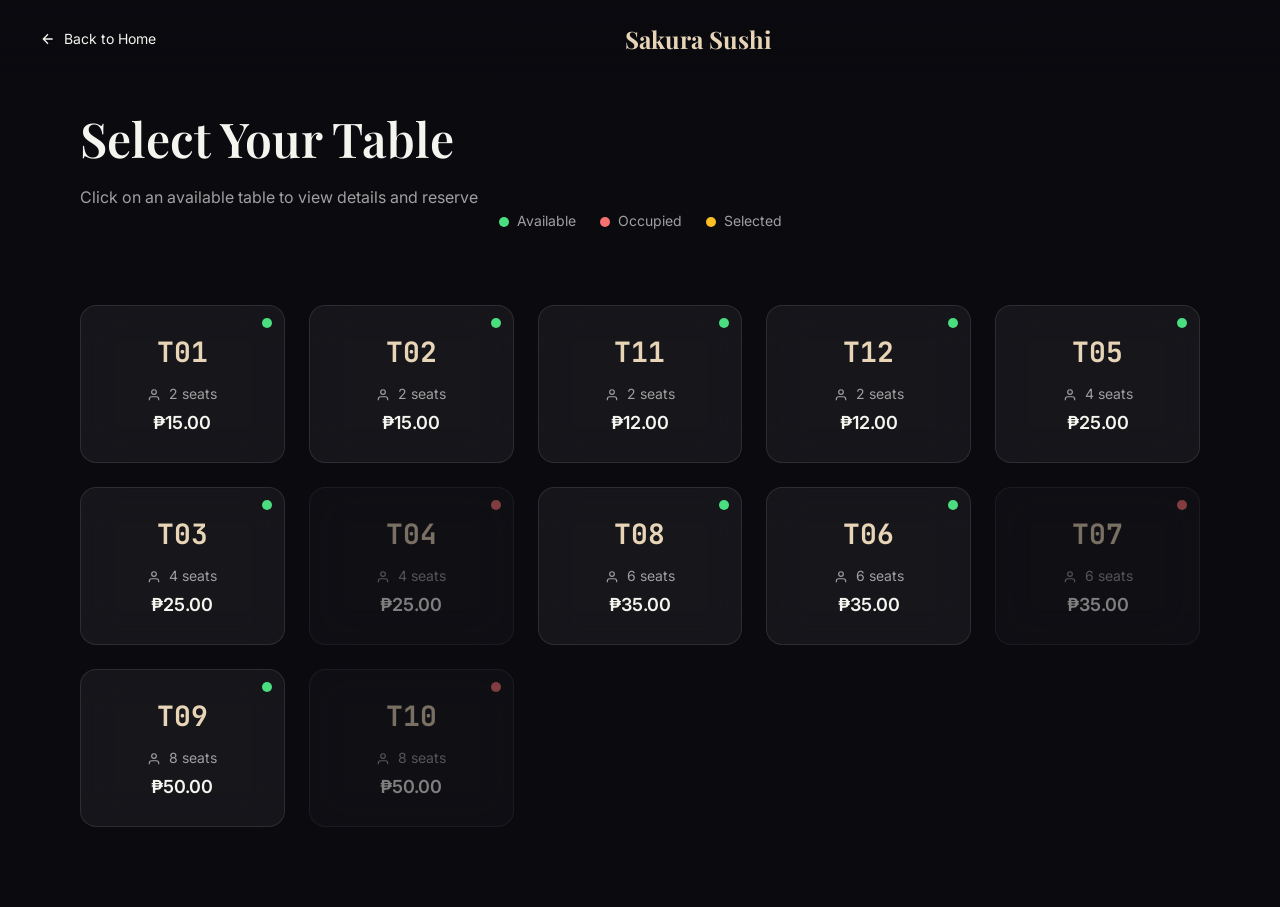
<file: preview/tables.html>
<!DOCTYPE html>
<html lang="en">
<head>
    <meta charset="UTF-8">
    <meta name="viewport" content="width=device-width, initial-scale=1.0">
    <title>Select Table - Sakura Sushi</title>
    <link rel="preconnect" href="https://fonts.googleapis.com">
    <link rel="preconnect" href="https://fonts.gstatic.com" crossorigin>
    <link href="https://fonts.googleapis.com/css2?family=Inter:wght@400;500;600;700&family=JetBrains+Mono:wght@400;700&family=Playfair+Display:wght@600;700&display=swap" rel="stylesheet">
    <link rel="stylesheet" href="style.css">
</head>
<body class="page-transition">
    <nav class="nav">
        <a href="index.html" class="nav-back" style="text-decoration:none;color:inherit;">
            <svg width="16" height="16" viewBox="0 0 24 24" fill="none" stroke="currentColor" stroke-width="2">
                <path d="M19 12H5M12 19l-7-7 7-7"/>
            </svg>
            Back to Home
        </a>
        <div class="nav-logo">Sakura Sushi</div>
        <div></div>
    </nav>

    <header class="page-header">
        <h1 class="page-title">Select Your Table</h1>
        <p class="page-subtitle">Click on an available table to view details and reserve</p>
        
        <div class="table-legend">
            <div class="legend-item">
                <div class="legend-dot" style="background: var(--color-success);"></div>
                Available
            </div>
            <div class="legend-item">
                <div class="legend-dot" style="background: var(--color-error);"></div>
                Occupied
            </div>
            <div class="legend-item">
                <div class="legend-dot" style="background: var(--color-warning);"></div>
                Selected
            </div>
        </div>
    </header>

    <div class="table-grid-container">
        <div class="table-grid" id="table-grid"></div>
    </div>

    <div class="slide-overlay" id="slide-overlay"></div>
    <div class="slide-panel" id="slide-panel">
        <button class="slide-close" id="slide-close">&times;</button>
        <h2 class="panel-title" id="panel-title">Table Details</h2>
        
        <div class="panel-section">
            <div class="panel-label">Table Number</div>
            <div class="panel-value" id="panel-table-num">-</div>
        </div>
        
        <div class="panel-section">
            <div class="panel-label">Capacity</div>
            <div class="panel-value" id="panel-capacity">-</div>
        </div>
        
        <div class="panel-section">
            <div class="panel-label">Reservation Fee</div>
            <div class="panel-value" id="panel-price">-</div>
        </div>
        
        <div class="panel-section">
            <div class="panel-label">Status</div>
            <div class="panel-value" id="panel-status">-</div>
        </div>
        
        <div class="panel-section">
            <div class="panel-label">Features</div>
            <ul class="panel-features" id="panel-features">
                <li>Premium seating</li>
            </ul>
        </div>
        
        <div class="panel-buttons">
            <a href="reservation.html" class="btn btn-primary btn-full" id="btn-reserve">Reserve This Table</a>
            <a href="menu.html" class="btn btn-secondary btn-full" id="btn-preorder">Pre-Order Food</a>
        </div>
    </div>

    <script>
        // Table data
        const tables = [
            { id: 1, table_number: 'T01', capacity: 2, price: 15.00, status: 'available', features: 'Window view, Natural lighting' },
            { id: 2, table_number: 'T02', capacity: 2, price: 15.00, status: 'available', features: 'Window view, Natural lighting' },
            { id: 3, table_number: 'T03', capacity: 4, price: 25.00, status: 'available', features: 'Private booth, Quiet corner' },
            { id: 4, table_number: 'T04', capacity: 4, price: 25.00, status: 'occupied', features: 'Center stage, Sushi bar view' },
            { id: 5, table_number: 'T05', capacity: 4, price: 25.00, status: 'available', features: 'Standard seating' },
            { id: 6, table_number: 'T06', capacity: 6, price: 35.00, status: 'available', features: 'Family size, Spacious' },
            { id: 7, table_number: 'T07', capacity: 6, price: 35.00, status: 'occupied', features: 'Corner private, Quiet' },
            { id: 8, table_number: 'T08', capacity: 6, price: 35.00, status: 'available', features: 'Sushi bar view' },
            { id: 9, table_number: 'T09', capacity: 8, price: 50.00, status: 'available', features: 'VIP section, Premium service' },
            { id: 10, table_number: 'T10', capacity: 8, price: 50.00, status: 'occupied', features: 'VIP section, Premium service' },
            { id: 11, table_number: 'T11', capacity: 2, price: 12.00, status: 'available', features: 'Counter seating, Watch chef' },
            { id: 12, table_number: 'T12', capacity: 2, price: 12.00, status: 'available', features: 'Counter seating, Watch chef' },
        ];

        // QuickSort implementation pwede pa imrproved ang algorithm ani but this is the standard used algo
        function quickSort(arr, low, high, key = 'capacity') {
            if (low < high) {
                const pi = partition(arr, low, high, key);
                quickSort(arr, low, pi - 1, key);
                quickSort(arr, pi + 1, high, key);
            }
        }

        function partition(arr, low, high, key) {
            const pivot = arr[high][key];
            let i = low - 1;
            for (let j = low; j < high; j++) {
                if (arr[j][key] <= pivot) {
                    i++;
                    [arr[i], arr[j]] = [arr[j], arr[i]];
                }
            }
            [arr[i + 1], arr[high]] = [arr[high], arr[i + 1]];
            return i + 1;
        }

        // Sort tables by capacity
        quickSort(tables, 0, tables.length - 1, 'capacity');

        // Render table grid
        const grid = document.getElementById('table-grid');
        tables.forEach(table => {
            const card = document.createElement('div');
            card.className = `table-card ${table.status}`;
            card.dataset.id = table.id;
            card.innerHTML = `
                <div class="table-status ${table.status}"></div>
                <div class="table-number">${table.table_number}</div>
                <div class="table-capacity">
                    <svg width="14" height="14" viewBox="0 0 24 24" fill="none" stroke="currentColor" stroke-width="2" style="display:inline;vertical-align:middle;margin-right:4px;">
                        <path d="M20 21v-2a4 4 0 0 0-4-4H8a4 4 0 0 0-4 4v2"/>
                        <circle cx="12" cy="7" r="4"/>
                    </svg>
                    ${table.capacity} seats
                </div>
                <div class="table-price">₱${table.price.toFixed(2)}</div>
            `;
            card.addEventListener('click', () => openPanel(table));
            grid.appendChild(card);
        });

        // Slide panel
        const overlay = document.getElementById('slide-overlay');
        const panel = document.getElementById('slide-panel');
        let selectedTableId = null;

        function openPanel(table) {
            if (table.status === 'occupied') {
                alert('This table is already occupied. Please select another.');
                return;
            }
            selectedTableId = table.id;
            localStorage.setItem('selected_table_id', table.id);
            localStorage.setItem('selected_table_price', table.price);
            
            document.getElementById('panel-table-num').textContent = table.table_number;
            document.getElementById('panel-capacity').textContent = `${table.capacity} guests`;
            document.getElementById('panel-price').textContent = `₱${table.price.toFixed(2)}`;
            document.getElementById('panel-status').textContent = table.status.charAt(0).toUpperCase() + table.status.slice(1);
            
            const featuresList = document.getElementById('panel-features');
            featuresList.innerHTML = '';
            table.features.split(',').forEach(f => {
                const li = document.createElement('li');
                li.textContent = f.trim();
                featuresList.appendChild(li);
            });
            
            overlay.classList.add('active');
            panel.classList.add('active');
            document.body.style.overflow = 'hidden';
        }

        function closePanel() {
            overlay.classList.remove('active');
            panel.classList.remove('active');
            document.body.style.overflow = '';
        }

        document.getElementById('slide-close').addEventListener('click', closePanel);
        overlay.addEventListener('click', closePanel);

        //should we add lazy loading para ma lessen ang bandwidth?
    </script>
</body>
</html>
</file>
<file: preview/style.css>
/**
 * Sakura Sushi Reservation System - Main Stylesheet
 * Data Structures & Algorithms Project
 * Glassmorphism Design System
 */

/* ================================
   CSS VARIABLES
   ================================ */
:root {
    --color-bg-dark: #0A0A0F;
    --color-bg-card: #14141B;
    --color-glass: rgba(255, 255, 255, 0.05);
    --color-glass-hover: rgba(255, 255, 255, 0.08);
    --color-glass-border: rgba(255, 255, 255, 0.1);
    --color-glass-border-hover: rgba(255, 255, 255, 0.15);
    --color-accent: #E8D5B7;
    --color-accent-hover: #F0E2CB;
    --color-accent-dim: rgba(232, 213, 183, 0.2);
    --color-text-primary: #F5F5F0;
    --color-text-secondary: #A0A0A0;
    --color-text-muted: #6B6B6B;
    --color-success: #4ADE80;
    --color-error: #F87171;
    --color-warning: #FBBF24;
    --color-qr-bg: #FFFFFF;
    
    --font-display: 'Playfair Display', serif;
    --font-body: 'Inter', sans-serif;
    --font-mono: 'JetBrains Mono', monospace;
    
    --radius-sm: 8px;
    --radius-md: 12px;
    --radius-lg: 16px;
    --radius-xl: 24px;
    
    --shadow-glass: 
        0 8px 32px rgba(0, 0, 0, 0.3),
        inset 0 1px 0 rgba(255, 255, 255, 0.05);
    --shadow-glass-hover:
        0 12px 40px rgba(0, 0, 0, 0.4),
        inset 0 1px 0 rgba(255, 255, 255, 0.08);
    --shadow-glow:
        0 0 40px rgba(232, 213, 183, 0.15);
}

/* ================================
   RESET & BASE
   ================================ */
*, *::before, *::after {
    margin: 0;
    padding: 0;
    box-sizing: border-box;
}

html {
    scroll-behavior: smooth;
}

body {
    font-family: var(--font-body);
    background: var(--color-bg-dark);
    color: var(--color-text-primary);
    min-height: 100vh;
    overflow-x: hidden;
    line-height: 1.6;
}

a {
    color: var(--color-accent);
    text-decoration: none;
    transition: color 0.3s ease;
}

a:hover {
    color: var(--color-accent-hover);
}

img {
    max-width: 100%;
    height: auto;
}

/* ================================
   GLASSMORPHISM UTILITIES
   ================================ */
.glass {
    background: var(--color-glass);
    backdrop-filter: blur(20px);
    -webkit-backdrop-filter: blur(20px);
    border: 1px solid var(--color-glass-border);
    box-shadow: var(--shadow-glass);
}

.glass-hover:hover {
    background: var(--color-glass-hover);
    border-color: var(--color-glass-border-hover);
    box-shadow: var(--shadow-glass-hover);
    transform: translateY(-4px);
}

.glass-strong {
    background: rgba(20, 20, 27, 0.85);
    backdrop-filter: blur(40px);
    -webkit-backdrop-filter: blur(40px);
    border: 1px solid var(--color-glass-border);
}

.glass-card {
    background: var(--color-glass);
    backdrop-filter: blur(20px);
    -webkit-backdrop-filter: blur(20px);
    border: 1px solid var(--color-glass-border);
    box-shadow: var(--shadow-glass);
    border-radius: var(--radius-lg);
    padding: 32px;
    transition: all 0.4s cubic-bezier(0.4, 0, 0.2, 1);
}

.glass-card:hover {
    background: var(--color-glass-hover);
    border-color: var(--color-glass-border-hover);
    box-shadow: var(--shadow-glass-hover);
    transform: translateY(-4px);
}

/* ================================
   BUTTONS
   ================================ */
.btn {
    display: inline-flex;
    align-items: center;
    justify-content: center;
    gap: 8px;
    padding: 14px 32px;
    font-family: var(--font-body);
    font-size: 16px;
    font-weight: 600;
    border: none;
    border-radius: var(--radius-md);
    cursor: pointer;
    transition: all 0.3s cubic-bezier(0.4, 0, 0.2, 1);
    position: relative;
    overflow: hidden;
}

.btn-primary {
    background: var(--color-accent);
    color: var(--color-bg-dark);
}

.btn-primary:hover {
    background: var(--color-accent-hover);
    transform: scale(1.02);
    box-shadow: var(--shadow-glow);
}

.btn-primary:active {
    transform: scale(0.98);
}

.btn-secondary {
    background: transparent;
    color: var(--color-accent);
    border: 1px solid var(--color-accent);
}

.btn-secondary:hover {
    background: var(--color-accent-dim);
    transform: scale(1.02);
}

.btn-glass {
    background: var(--color-glass);
    backdrop-filter: blur(20px);
    color: var(--color-text-primary);
    border: 1px solid var(--color-glass-border);
}

.btn-glass:hover {
    background: var(--color-glass-hover);
    border-color: var(--color-glass-border-hover);
}

.btn-large {
    padding: 18px 48px;
    font-size: 18px;
    border-radius: var(--radius-lg);
}

.btn-full {
    width: 100%;
}

.btn:disabled {
    opacity: 0.5;
    cursor: not-allowed;
    transform: none !important;
}

/* ================================
   FORM ELEMENTS
   ================================ */
.form-group {
    margin-bottom: 24px;
}

.form-label {
    display: block;
    margin-bottom: 8px;
    font-size: 14px;
    font-weight: 500;
    color: var(--color-text-secondary);
}

.form-input,
.form-select,
.form-textarea {
    width: 100%;
    padding: 14px 18px;
    font-family: var(--font-body);
    font-size: 16px;
    color: var(--color-text-primary);
    background: var(--color-glass);
    backdrop-filter: blur(10px);
    border: 1px solid var(--color-glass-border);
    border-radius: var(--radius-md);
    transition: all 0.3s ease;
    outline: none;
}

.form-input:focus,
.form-select:focus,
.form-textarea:focus {
    border-color: var(--color-accent);
    box-shadow: 0 0 0 3px rgba(232, 213, 183, 0.15);
}

.form-input::placeholder,
.form-textarea::placeholder {
    color: var(--color-text-muted);
}

.form-textarea {
    resize: vertical;
    min-height: 100px;
}

.form-select {
    cursor: pointer;
    appearance: none;
    background-image: url("data:image/svg+xml,%3Csvg xmlns='http://www.w3.org/2000/svg' width='12' height='12' fill='%23A0A0A0'%3E%3Cpath d='M6 9L1 4h10z'/%3E%3C/svg%3E");
    background-repeat: no-repeat;
    background-position: right 16px center;
    padding-right: 40px;
}

.form-error {
    color: var(--color-error);
    font-size: 13px;
    margin-top: 6px;
    display: none;
}

.form-error.visible {
    display: block;
}

.form-input.error {
    border-color: var(--color-error);
}

/* ================================
   UPLOAD AREA
   ================================ */
.upload-area {
    border: 2px dashed var(--color-glass-border);
    border-radius: var(--radius-lg);
    padding: 40px 20px;
    text-align: center;
    cursor: pointer;
    transition: all 0.3s ease;
    position: relative;
}

.upload-area:hover {
    border-color: var(--color-accent);
    background: var(--color-glass-hover);
}

.upload-area.has-file {
    border-color: var(--color-success);
    background: rgba(74, 222, 128, 0.05);
}

.upload-area input[type="file"] {
    position: absolute;
    inset: 0;
    opacity: 0;
    cursor: pointer;
}

.upload-icon {
    font-size: 40px;
    margin-bottom: 12px;
    opacity: 0.5;
}

.upload-text {
    color: var(--color-text-secondary);
    font-size: 14px;
}

.upload-preview {
    max-width: 200px;
    max-height: 200px;
    border-radius: var(--radius-md);
    margin-top: 16px;
}

/* ================================
   NAVIGATION
   ================================ */
.nav {
    position: fixed;
    top: 0;
    left: 0;
    right: 0;
    z-index: 100;
    padding: 20px 40px;
    display: flex;
    align-items: center;
    justify-content: space-between;
    background: linear-gradient(to bottom, rgba(10, 10, 15, 0.9), transparent);
}

.nav-logo {
    font-family: var(--font-display);
    font-size: 24px;
    font-weight: 700;
    color: var(--color-accent);
}

.nav-links {
    display: flex;
    gap: 32px;
    list-style: none;
}

.nav-links a {
    color: var(--color-text-secondary);
    font-size: 14px;
    font-weight: 500;
    transition: color 0.3s ease;
}

.nav-links a:hover {
    color: var(--color-text-primary);
}

.nav-back {
    display: inline-flex;
    align-items: center;
    gap: 8px;
    color: var(--color-text-secondary);
    font-size: 14px;
    transition: color 0.3s ease;
    background: none;
    border: none;
    cursor: pointer;
    font-family: var(--font-body);
}

.nav-back:hover {
    color: var(--color-text-primary);
}

/* ================================
   HERO SECTION (Landing)
   ================================ */
.hero {
    min-height: 100vh;
    display: flex;
    align-items: center;
    justify-content: center;
    position: relative;
    overflow: hidden;
}

.hero-bg {
    position: absolute;
    inset: 0;
    background: 
        radial-gradient(ellipse at 20% 50%, rgba(232, 213, 183, 0.08) 0%, transparent 50%),
        radial-gradient(ellipse at 80% 20%, rgba(232, 213, 183, 0.05) 0%, transparent 50%),
        radial-gradient(ellipse at 50% 80%, rgba(200, 180, 160, 0.06) 0%, transparent 50%);
    animation: heroGradient 20s ease infinite;
}

@keyframes heroGradient {
    0%, 100% { transform: translate(0, 0) scale(1); }
    33% { transform: translate(30px, -30px) scale(1.05); }
    66% { transform: translate(-20px, 20px) scale(0.95); }
}

.hero-pattern {
    position: absolute;
    inset: 0;
    opacity: 0.03;
    background-image: url("data:image/svg+xml,%3Csvg width='60' height='60' viewBox='0 0 60 60' xmlns='http://www.w3.org/2000/svg'%3E%3Cg fill='none' fill-rule='evenodd'%3E%3Cg fill='%23E8D5B7' fill-opacity='1'%3E%3Cpath d='M36 34v-4h-2v4h-4v2h4v4h2v-4h4v-2h-4zm0-30V0h-2v4h-4v2h4v4h2V6h4V4h-4zM6 34v-4H4v4H0v2h4v4h2v-4h4v-2H6zM6 4V0H4v4H0v2h4v4h2V6h4V4H6z'/%3E%3C/g%3E%3C/g%3E%3C/svg%3E");
}

.hero-content {
    text-align: center;
    z-index: 10;
    padding: 40px;
}

.hero-logo {
    width: 80px;
    height: 80px;
    margin: 0 auto 24px;
    background: var(--color-glass);
    backdrop-filter: blur(20px);
    border: 1px solid var(--color-glass-border);
    border-radius: 50%;
    display: flex;
    align-items: center;
    justify-content: center;
    font-size: 40px;
    animation: fadeInDown 0.8s ease-out;
}

.hero-title {
    font-family: var(--font-display);
    font-size: 72px;
    font-weight: 700;
    color: var(--color-accent);
    margin-bottom: 16px;
    letter-spacing: -1px;
    animation: fadeInUp 0.8s ease-out 0.2s both;
}

.hero-subtitle {
    font-size: 20px;
    color: var(--color-text-secondary);
    margin-bottom: 48px;
    animation: fadeInUp 0.8s ease-out 0.4s both;
}

.hero-cta {
    animation: fadeInUp 0.8s ease-out 0.6s both;
}

.hero-cta .btn {
    animation: pulseGlow 3s ease-in-out infinite;
}

@keyframes pulseGlow {
    0%, 100% { box-shadow: 0 0 20px rgba(232, 213, 183, 0.2); }
    50% { box-shadow: 0 0 40px rgba(232, 213, 183, 0.4); }
}

.hero-info {
    margin-top: 24px;
    font-size: 14px;
    color: var(--color-text-muted);
    animation: fadeInUp 0.8s ease-out 0.8s both;
}

/* Floating petals */
.petals {
    position: absolute;
    inset: 0;
    pointer-events: none;
    overflow: hidden;
}

.petal {
    position: absolute;
    width: 20px;
    height: 20px;
    background: var(--color-accent);
    border-radius: 150% 0 150% 0;
    opacity: 0.15;
    animation: fall linear infinite;
}

@keyframes fall {
    0% {
        transform: translateY(-100vh) rotate(0deg);
        opacity: 0;
    }
    10% { opacity: 0.15; }
    90% { opacity: 0.15; }
    100% {
        transform: translateY(100vh) rotate(720deg);
        opacity: 0;
    }
}

/* ================================
   PAGE HEADER
   ================================ */
.page-header {
    padding: 100px 40px 40px;
    max-width: 1200px;
    margin: 0 auto;
}

.page-title {
    font-family: var(--font-display);
    font-size: 48px;
    font-weight: 600;
    color: var(--color-text-primary);
    margin-bottom: 8px;
}

.page-subtitle {
    font-size: 16px;
    color: var(--color-text-secondary);
}

/* ================================
   TABLE GRID
   ================================ */
.table-grid-container {
    max-width: 1200px;
    margin: 0 auto;
    padding: 0 40px 80px;
}

.table-grid {
    display: grid;
    grid-template-columns: repeat(auto-fill, minmax(200px, 1fr));
    gap: 24px;
}

.table-card {
    background: var(--color-glass);
    backdrop-filter: blur(20px);
    border: 1px solid var(--color-glass-border);
    border-radius: var(--radius-lg);
    padding: 24px;
    cursor: pointer;
    transition: all 0.4s cubic-bezier(0.4, 0, 0.2, 1);
    position: relative;
    text-align: center;
}

.table-card:hover {
    background: var(--color-glass-hover);
    border-color: var(--color-glass-border-hover);
    transform: translateY(-4px);
    box-shadow: var(--shadow-glass-hover);
}

.table-card.selected {
    border-color: var(--color-warning);
    box-shadow: 0 0 20px rgba(251, 191, 36, 0.2);
}

.table-card.occupied {
    opacity: 0.5;
    cursor: not-allowed;
}

.table-card.occupied:hover {
    transform: none;
    box-shadow: var(--shadow-glass);
}

.table-status {
    position: absolute;
    top: 12px;
    right: 12px;
    width: 10px;
    height: 10px;
    border-radius: 50%;
}

.table-status.available { background: var(--color-success); }
.table-status.occupied { background: var(--color-error); }
.table-status.selected { background: var(--color-warning); }

.table-number {
    font-family: var(--font-mono);
    font-size: 28px;
    font-weight: 700;
    color: var(--color-accent);
    margin-bottom: 8px;
}

.table-capacity {
    font-size: 14px;
    color: var(--color-text-secondary);
    margin-bottom: 4px;
}

.table-price {
    font-size: 18px;
    font-weight: 600;
    color: var(--color-text-primary);
}

.table-legend {
    display: flex;
    gap: 24px;
    margin-bottom: 32px;
    justify-content: center;
}

.legend-item {
    display: flex;
    align-items: center;
    gap: 8px;
    font-size: 14px;
    color: var(--color-text-secondary);
}

.legend-dot {
    width: 10px;
    height: 10px;
    border-radius: 50%;
}

/* ================================
   SLIDE-IN PANEL
   ================================ */
.slide-overlay {
    position: fixed;
    inset: 0;
    background: rgba(0, 0, 0, 0.6);
    backdrop-filter: blur(4px);
    z-index: 200;
    opacity: 0;
    visibility: hidden;
    transition: all 0.4s ease;
}

.slide-overlay.active {
    opacity: 1;
    visibility: visible;
}

.slide-panel {
    position: fixed;
    top: 0;
    right: 0;
    width: 420px;
    max-width: 90vw;
    height: 100vh;
    background: var(--color-bg-card);
    backdrop-filter: blur(40px);
    border-left: 1px solid var(--color-glass-border);
    z-index: 210;
    transform: translateX(100%);
    transition: transform 0.4s cubic-bezier(0.4, 0, 0.2, 1);
    overflow-y: auto;
    padding: 40px;
}

.slide-panel.active {
    transform: translateX(0);
}

.slide-close {
    position: absolute;
    top: 20px;
    right: 20px;
    width: 40px;
    height: 40px;
    background: var(--color-glass);
    border: 1px solid var(--color-glass-border);
    border-radius: 50%;
    display: flex;
    align-items: center;
    justify-content: center;
    cursor: pointer;
    color: var(--color-text-secondary);
    font-size: 20px;
    transition: all 0.3s ease;
}

.slide-close:hover {
    background: var(--color-glass-hover);
    color: var(--color-text-primary);
}

.panel-title {
    font-family: var(--font-display);
    font-size: 32px;
    color: var(--color-accent);
    margin-bottom: 24px;
}

.panel-section {
    margin-bottom: 24px;
    padding-bottom: 24px;
    border-bottom: 1px solid var(--color-glass-border);
}

.panel-section:last-child {
    border-bottom: none;
}

.panel-label {
    font-size: 12px;
    text-transform: uppercase;
    letter-spacing: 1px;
    color: var(--color-text-muted);
    margin-bottom: 8px;
}

.panel-value {
    font-size: 18px;
    color: var(--color-text-primary);
}

.panel-features {
    list-style: none;
}

.panel-features li {
    padding: 6px 0;
    color: var(--color-text-secondary);
    font-size: 14px;
}

.panel-features li::before {
    content: '\2726';
    color: var(--color-accent);
    margin-right: 8px;
}

.panel-buttons {
    display: flex;
    flex-direction: column;
    gap: 12px;
    margin-top: 32px;
}

/* ================================
   MENU CATEGORY TABS
   ================================ */
.category-tabs {
    display: flex;
    gap: 8px;
    margin-bottom: 32px;
    flex-wrap: wrap;
}

.tab-btn {
    padding: 10px 20px;
    background: var(--color-glass);
    border: 1px solid var(--color-glass-border);
    border-radius: var(--radius-md);
    color: var(--color-text-secondary);
    font-family: var(--font-body);
    font-size: 14px;
    cursor: pointer;
    transition: all 0.3s ease;
}

.tab-btn:hover {
    background: var(--color-glass-hover);
    color: var(--color-text-primary);
}

.tab-btn.active {
    background: var(--color-accent-dim);
    border-color: var(--color-accent);
    color: var(--color-accent);
}

/* ================================
   MENU GRID & ITEMS
   ================================ */
.menu-grid {
    display: grid;
    grid-template-columns: repeat(auto-fill, minmax(300px, 1fr));
    gap: 24px;
}

.menu-item {
    background: var(--color-glass);
    backdrop-filter: blur(20px);
    border: 1px solid var(--color-glass-border);
    border-radius: var(--radius-lg);
    overflow: hidden;
    transition: all 0.4s cubic-bezier(0.4, 0, 0.2, 1);
}

.menu-item:hover {
    background: var(--color-glass-hover);
    border-color: var(--color-glass-border-hover);
    transform: translateY(-4px);
    box-shadow: var(--shadow-glass-hover);
}

.menu-item-image {
    width: 100%;
    height: 180px;
    object-fit: cover;
    background: var(--color-bg-card);
}

.menu-item-content {
    padding: 20px;
}

.menu-item-name {
    font-size: 18px;
    font-weight: 600;
    color: var(--color-text-primary);
    margin-bottom: 8px;
}

.menu-item-desc {
    font-size: 14px;
    color: var(--color-text-secondary);
    margin-bottom: 16px;
    line-height: 1.5;
    display: -webkit-box;
    -webkit-line-clamp: 2;
    -webkit-box-orient: vertical;
    overflow: hidden;
}

.menu-item-footer {
    display: flex;
    align-items: center;
    justify-content: space-between;
}

.menu-item-price {
    font-size: 20px;
    font-weight: 700;
    color: var(--color-accent);
}

.menu-item-actions {
    display: flex;
    align-items: center;
    gap: 12px;
}

.quantity-control {
    display: flex;
    align-items: center;
    gap: 8px;
    background: var(--color-glass);
    border: 1px solid var(--color-glass-border);
    border-radius: var(--radius-sm);
    padding: 4px;
}

.qty-btn {
    width: 28px;
    height: 28px;
    background: none;
    border: none;
    color: var(--color-text-primary);
    font-size: 16px;
    cursor: pointer;
    display: flex;
    align-items: center;
    justify-content: center;
    border-radius: 4px;
    transition: background 0.2s;
}

.qty-btn:hover {
    background: var(--color-glass-hover);
}

.qty-value {
    font-size: 14px;
    font-weight: 600;
    min-width: 24px;
    text-align: center;
}

/* ================================
   CART PANEL
   ================================ */
.cart-badge {
    position: relative;
}

.cart-count {
    position: absolute;
    top: -8px;
    right: -8px;
    background: var(--color-accent);
    color: var(--color-bg-dark);
    font-size: 11px;
    font-weight: 700;
    width: 20px;
    height: 20px;
    border-radius: 50%;
    display: flex;
    align-items: center;
    justify-content: center;
}

.cart-item {
    display: flex;
    align-items: center;
    gap: 16px;
    padding: 16px 0;
    border-bottom: 1px solid var(--color-glass-border);
}

.cart-item-image {
    width: 60px;
    height: 60px;
    border-radius: var(--radius-sm);
    object-fit: cover;
    background: var(--color-bg-card);
}

.cart-item-info {
    flex: 1;
}

.cart-item-name {
    font-size: 14px;
    font-weight: 600;
    margin-bottom: 4px;
}

.cart-item-price {
    font-size: 13px;
    color: var(--color-text-secondary);
}

.cart-item-qty {
    font-size: 14px;
    color: var(--color-accent);
    font-weight: 600;
}

.cart-summary {
    margin-top: 24px;
    padding-top: 24px;
    border-top: 2px solid var(--color-glass-border);
}

.summary-row {
    display: flex;
    justify-content: space-between;
    margin-bottom: 12px;
    font-size: 14px;
}

.summary-row.total {
    font-size: 18px;
    font-weight: 700;
    color: var(--color-accent);
    padding-top: 12px;
    border-top: 1px solid var(--color-glass-border);
}

/* ================================
   CONFIRMATION PAGE
   ================================ */
.confirmation-container {
    min-height: 100vh;
    display: flex;
    align-items: center;
    justify-content: center;
    padding: 40px;
}

.confirmation-card {
    max-width: 600px;
    width: 100%;
    text-align: center;
}

.success-animation {
    width: 100px;
    height: 100px;
    margin: 0 auto 32px;
    background: rgba(74, 222, 128, 0.1);
    border: 2px solid var(--color-success);
    border-radius: 50%;
    display: flex;
    align-items: center;
    justify-content: center;
    animation: scaleIn 0.5s ease-out;
}

.success-checkmark {
    font-size: 48px;
    color: var(--color-success);
    animation: checkDraw 0.5s ease-out 0.3s both;
}

@keyframes scaleIn {
    0% { transform: scale(0); opacity: 0; }
    100% { transform: scale(1); opacity: 1; }
}

@keyframes checkDraw {
    0% { transform: scale(0) rotate(-45deg); opacity: 0; }
    100% { transform: scale(1) rotate(0deg); opacity: 1; }
}

.confirmation-title {
    font-family: var(--font-display);
    font-size: 36px;
    color: var(--color-text-primary);
    margin-bottom: 8px;
}

.confirmation-subtitle {
    color: var(--color-text-secondary);
    margin-bottom: 32px;
}

.code-display {
    background: var(--color-bg-dark);
    border: 2px solid var(--color-accent);
    border-radius: var(--radius-lg);
    padding: 24px 48px;
    margin-bottom: 32px;
    display: inline-block;
}

.code-text {
    font-family: var(--font-mono);
    font-size: 36px;
    font-weight: 700;
    color: var(--color-accent);
    letter-spacing: 4px;
}

.reservation-summary {
    text-align: left;
    background: var(--color-glass);
    border-radius: var(--radius-lg);
    padding: 32px;
    margin-bottom: 32px;
}

.summary-title {
    font-size: 18px;
    font-weight: 600;
    margin-bottom: 20px;
    color: var(--color-text-primary);
}

.summary-detail {
    display: flex;
    justify-content: space-between;
    padding: 10px 0;
    border-bottom: 1px solid var(--color-glass-border);
    font-size: 14px;
}

.summary-detail:last-child {
    border-bottom: none;
}

.summary-detail-label {
    color: var(--color-text-secondary);
}

.summary-detail-value {
    color: var(--color-text-primary);
    font-weight: 500;
}

.confirmation-actions {
    display: flex;
    gap: 16px;
    justify-content: center;
    flex-wrap: wrap;
}

/* ================================
   QR CODE DISPLAY
   ================================ */
.qr-display {
    background: var(--color-qr-bg);
    padding: 20px;
    border-radius: var(--radius-md);
    display: inline-block;
    margin: 16px 0;
}

.qr-display img {
    width: 200px;
    height: 200px;
}

/* ================================
   ALERTS & MESSAGES
   ================================ */
.alert {
    padding: 16px 20px;
    border-radius: var(--radius-md);
    margin-bottom: 24px;
    font-size: 14px;
}

.alert-success {
    background: rgba(74, 222, 128, 0.1);
    border: 1px solid var(--color-success);
    color: var(--color-success);
}

.alert-error {
    background: rgba(248, 113, 113, 0.1);
    border: 1px solid var(--color-error);
    color: var(--color-error);
}

.alert-warning {
    background: rgba(251, 191, 36, 0.1);
    border: 1px solid var(--color-warning);
    color: var(--color-warning);
}

/* ================================
   LOADING STATES
   ================================ */
.loading-spinner {
    width: 24px;
    height: 24px;
    border: 2px solid var(--color-glass-border);
    border-top-color: var(--color-accent);
    border-radius: 50%;
    animation: spin 0.8s linear infinite;
}

@keyframes spin {
    to { transform: rotate(360deg); }
}

.skeleton {
    background: linear-gradient(
        90deg,
        var(--color-glass) 25%,
        var(--color-glass-hover) 50%,
        var(--color-glass) 75%
    );
    background-size: 200% 100%;
    animation: shimmer 1.5s infinite;
    border-radius: var(--radius-sm);
}

@keyframes shimmer {
    0% { background-position: 200% 0; }
    100% { background-position: -200% 0; }
}

/* ================================
   TWO COLUMN LAYOUT
   ================================ */
.two-column {
    display: grid;
    grid-template-columns: 1fr 1fr;
    gap: 48px;
    max-width: 1200px;
    margin: 0 auto;
    padding: 0 40px 80px;
}

.column-left,
.column-right {
    min-width: 0;
}

.section-title {
    font-family: var(--font-display);
    font-size: 28px;
    margin-bottom: 24px;
    color: var(--color-text-primary);
}

.info-card {
    background: var(--color-glass);
    border-radius: var(--radius-lg);
    padding: 20px;
    margin-bottom: 24px;
}

.info-card-label {
    font-size: 12px;
    text-transform: uppercase;
    letter-spacing: 1px;
    color: var(--color-text-muted);
    margin-bottom: 8px;
}

.info-card-value {
    font-size: 18px;
    color: var(--color-text-primary);
}

/* ================================
   TIME SLOTS
   ================================ */
.time-slots {
    display: grid;
    grid-template-columns: repeat(auto-fill, minmax(100px, 1fr));
    gap: 8px;
}

.time-slot {
    padding: 10px;
    background: var(--color-glass);
    border: 1px solid var(--color-glass-border);
    border-radius: var(--radius-sm);
    text-align: center;
    cursor: pointer;
    font-size: 14px;
    color: var(--color-text-secondary);
    transition: all 0.3s ease;
}

.time-slot:hover {
    background: var(--color-glass-hover);
    color: var(--color-text-primary);
}

.time-slot.selected {
    background: var(--color-accent-dim);
    border-color: var(--color-accent);
    color: var(--color-accent);
}

.time-slot.disabled {
    opacity: 0.3;
    cursor: not-allowed;
}

/* ================================
   RESPONSIVE DESIGN
   ================================ */
@media (max-width: 1024px) {
    .two-column {
        grid-template-columns: 1fr;
    }
    
    .table-grid {
        grid-template-columns: repeat(auto-fill, minmax(160px, 1fr));
    }
}

@media (max-width: 640px) {
    .hero-title {
        font-size: 42px;
    }
    
    .page-title {
        font-size: 32px;
    }
    
    .nav {
        padding: 16px 20px;
    }
    
    .page-header,
    .table-grid-container,
    .two-column {
        padding-left: 20px;
        padding-right: 20px;
    }
    
    .slide-panel {
        width: 100%;
        max-width: 100%;
    }
    
    .menu-grid {
        grid-template-columns: 1fr;
    }
    
    .hero-subtitle {
        font-size: 16px;
    }
}

/* ================================
   ANIMATIONS
   ================================ */
@keyframes fadeInUp {
    from {
        opacity: 0;
        transform: translateY(30px);
    }
    to {
        opacity: 1;
        transform: translateY(0);
    }
}

@keyframes fadeInDown {
    from {
        opacity: 0;
        transform: translateY(-30px);
    }
    to {
        opacity: 1;
        transform: translateY(0);
    }
}

@keyframes fadeIn {
    from { opacity: 0; }
    to { opacity: 1; }
}

.page-transition {
    animation: fadeIn 0.4s ease-out;
}

/* Shake animation for errors */
@keyframes shake {
    0%, 100% { transform: translateX(0); }
    20% { transform: translateX(-10px); }
    40% { transform: translateX(10px); }
    60% { transform: translateX(-5px); }
    80% { transform: translateX(5px); }
}

.shake {
    animation: shake 0.5s ease-in-out;
}

/* ================================
   SCROLLBAR STYLING
   ================================ */
::-webkit-scrollbar {
    width: 8px;
}

::-webkit-scrollbar-track {
    background: var(--color-bg-dark);
}

::-webkit-scrollbar-thumb {
    background: var(--color-glass-border);
    border-radius: 4px;
}

::-webkit-scrollbar-thumb:hover {
    background: var(--color-text-muted);
}

/* ================================
   PRINT STYLES
   ================================ */
@media print {
    .nav,
    .btn,
    .slide-panel,
    .slide-overlay {
        display: none !important;
    }
    
    body {
        background: white;
        color: black;
    }
    
    .confirmation-card {
        box-shadow: none;
    }
}
</file>
